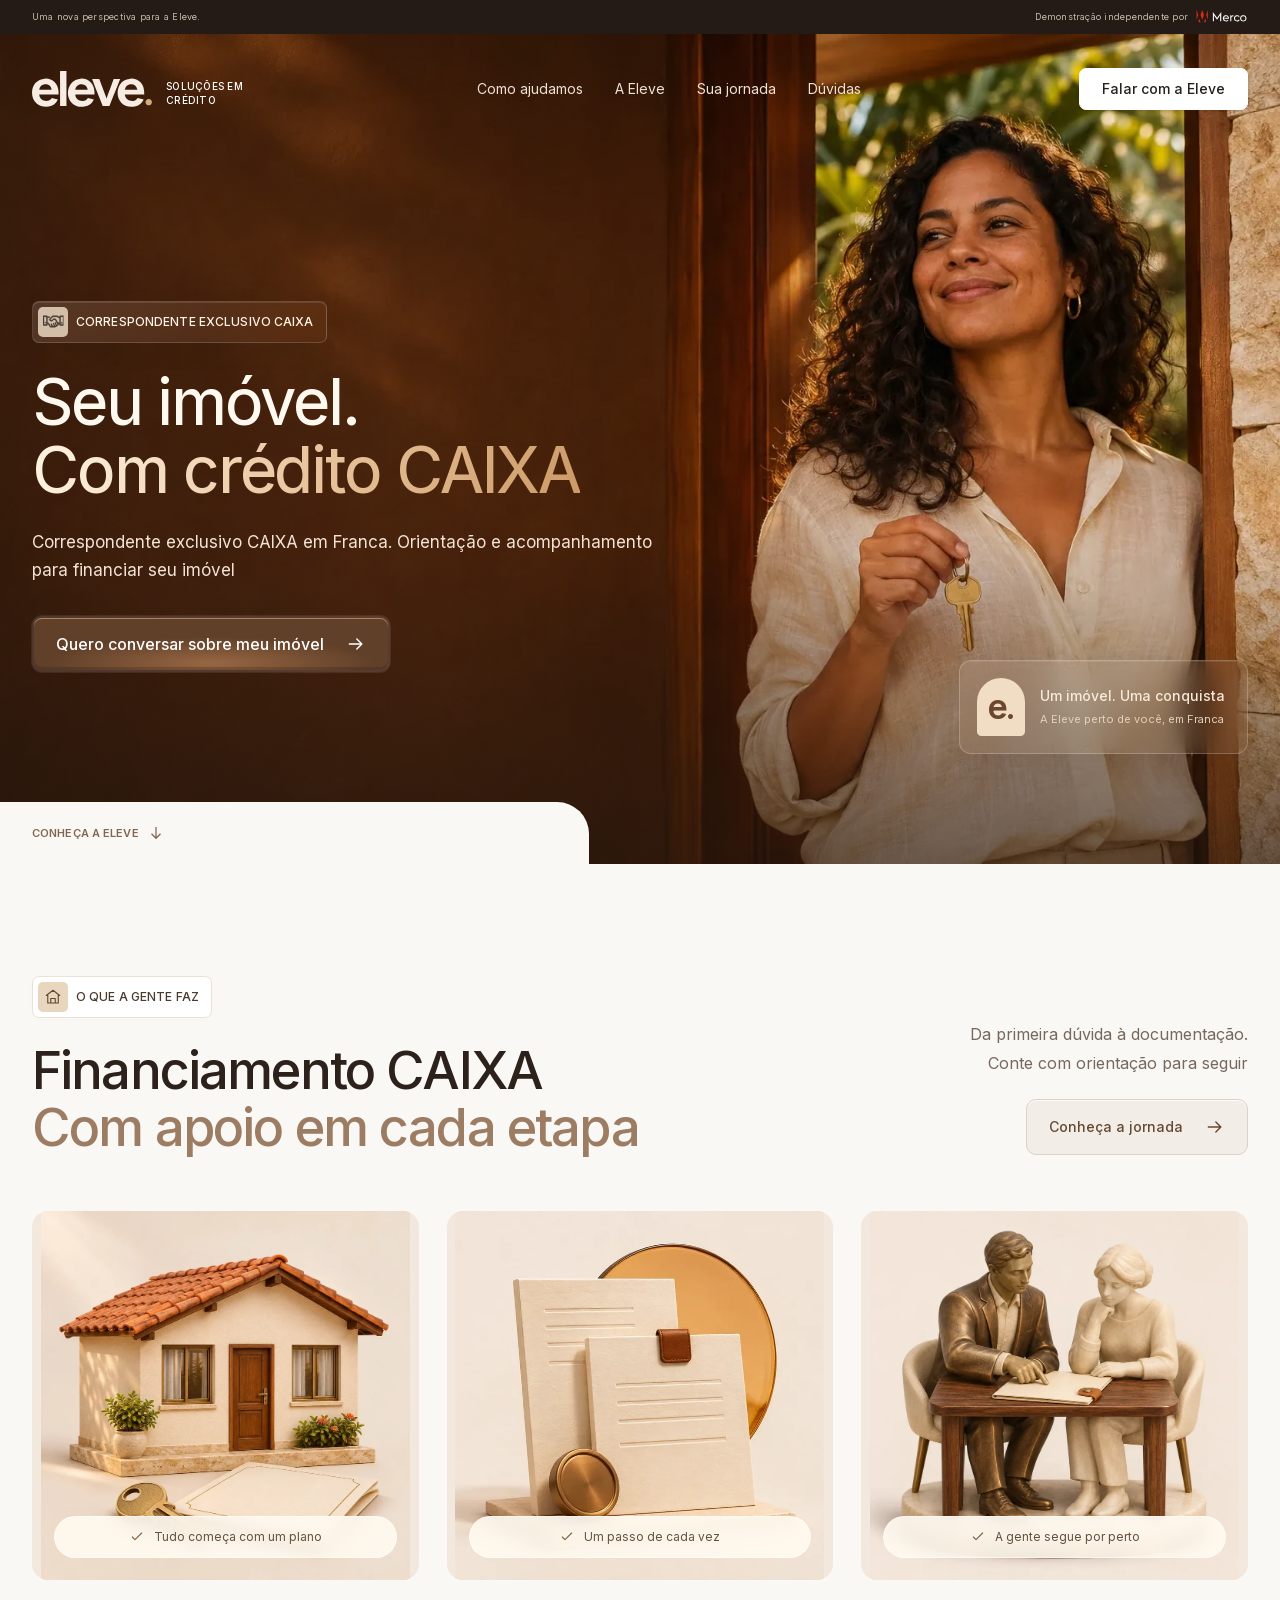
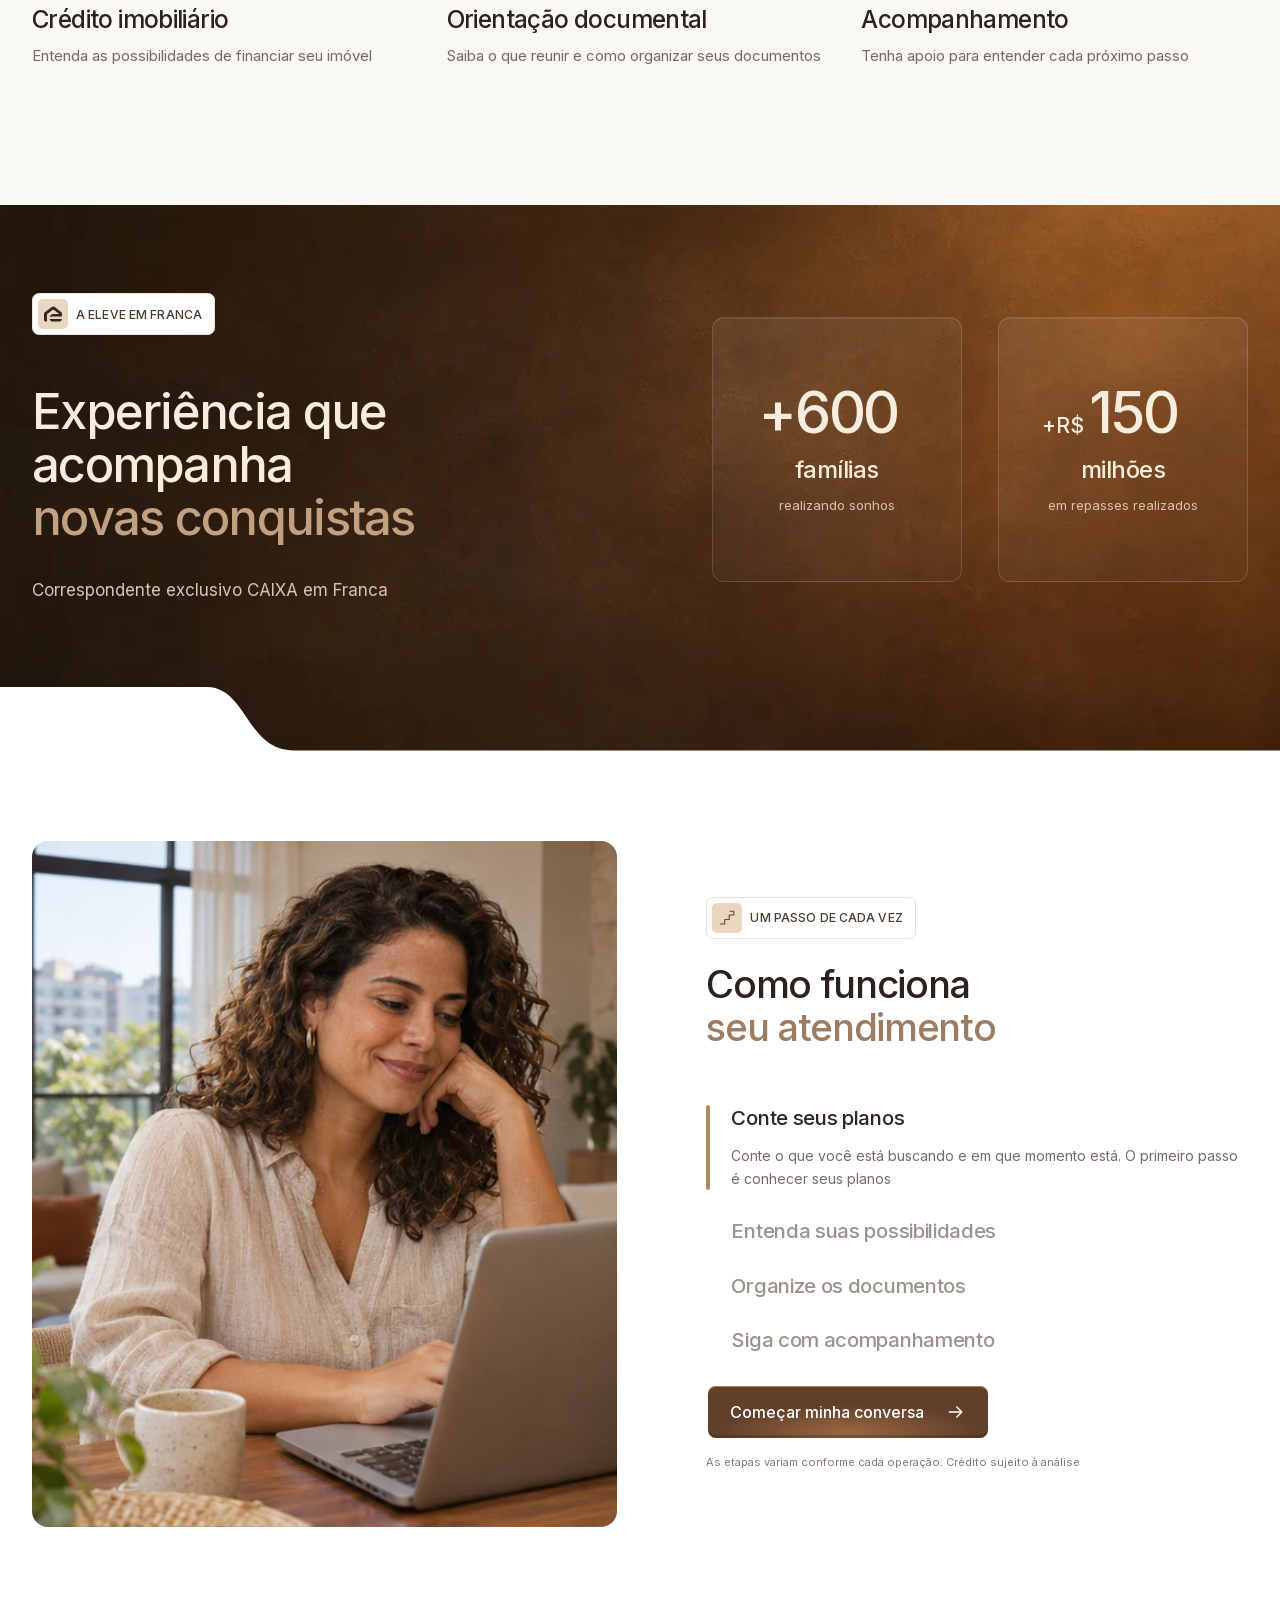
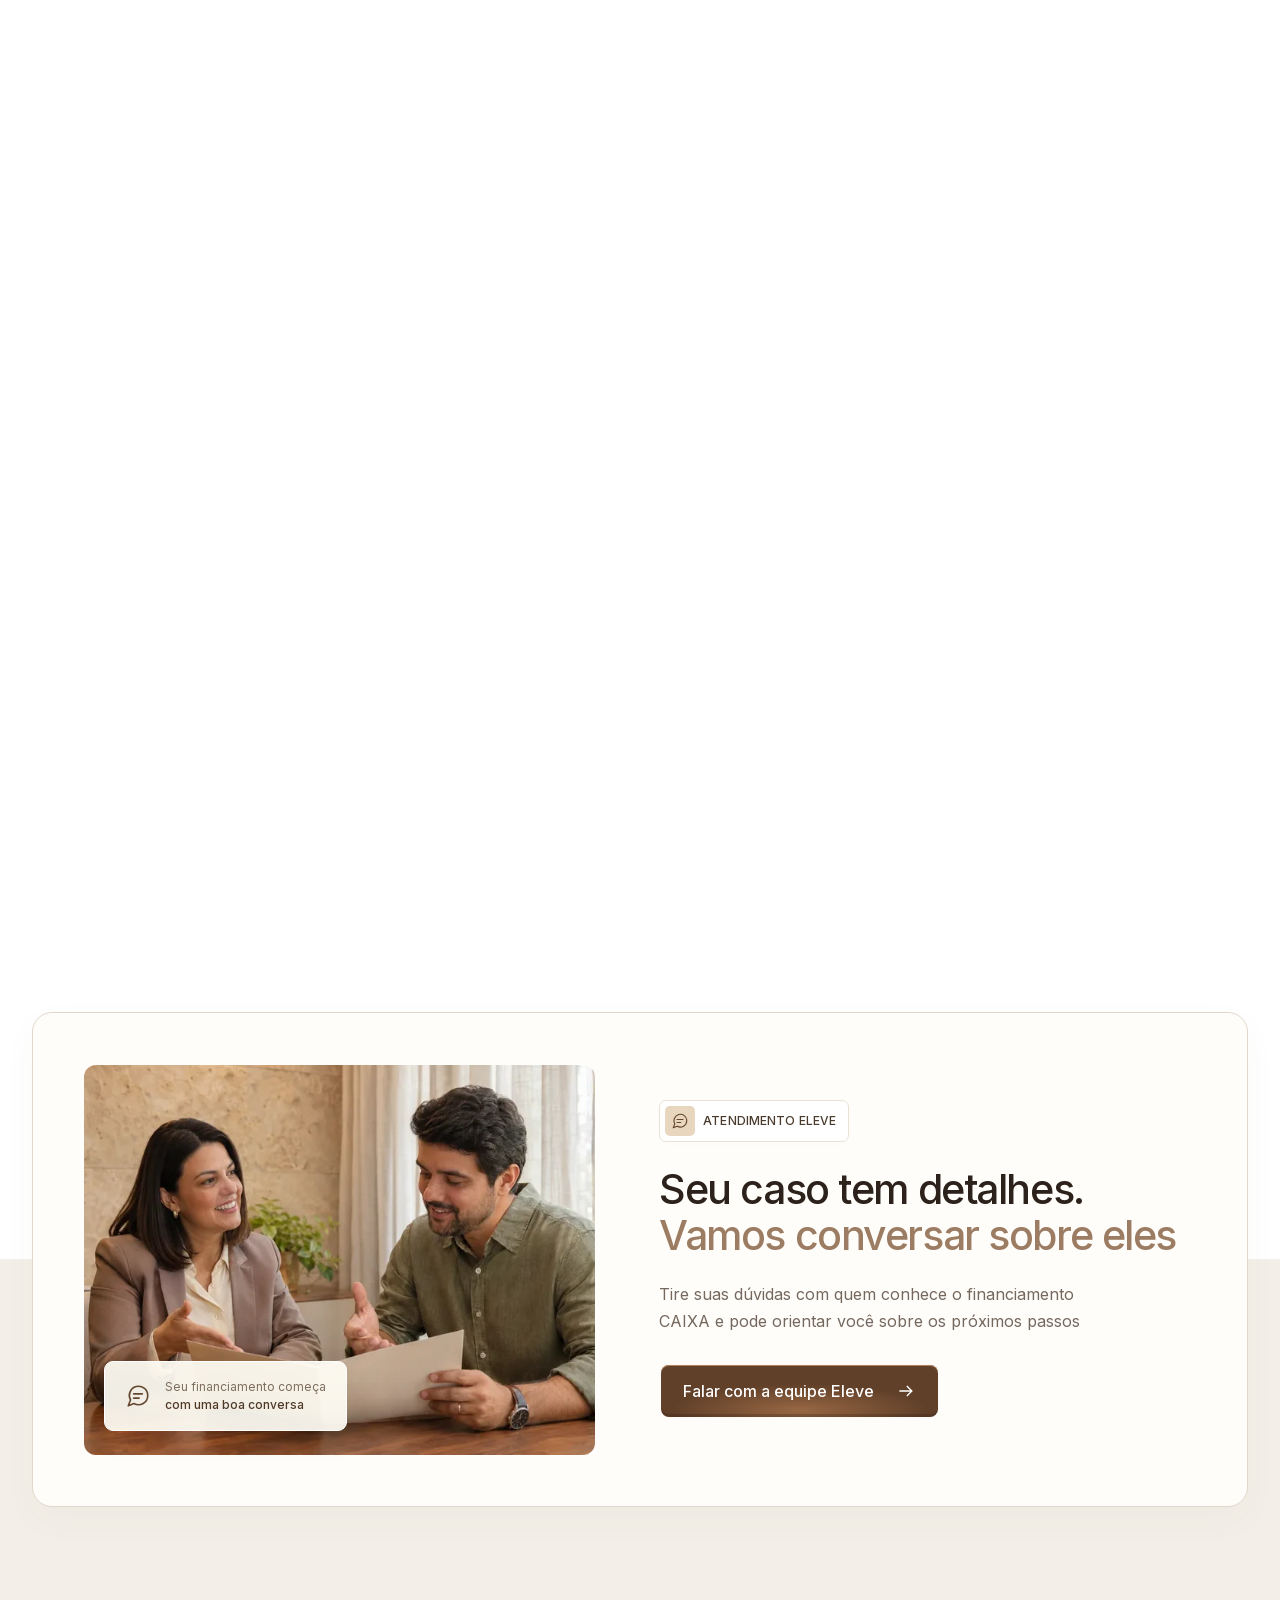
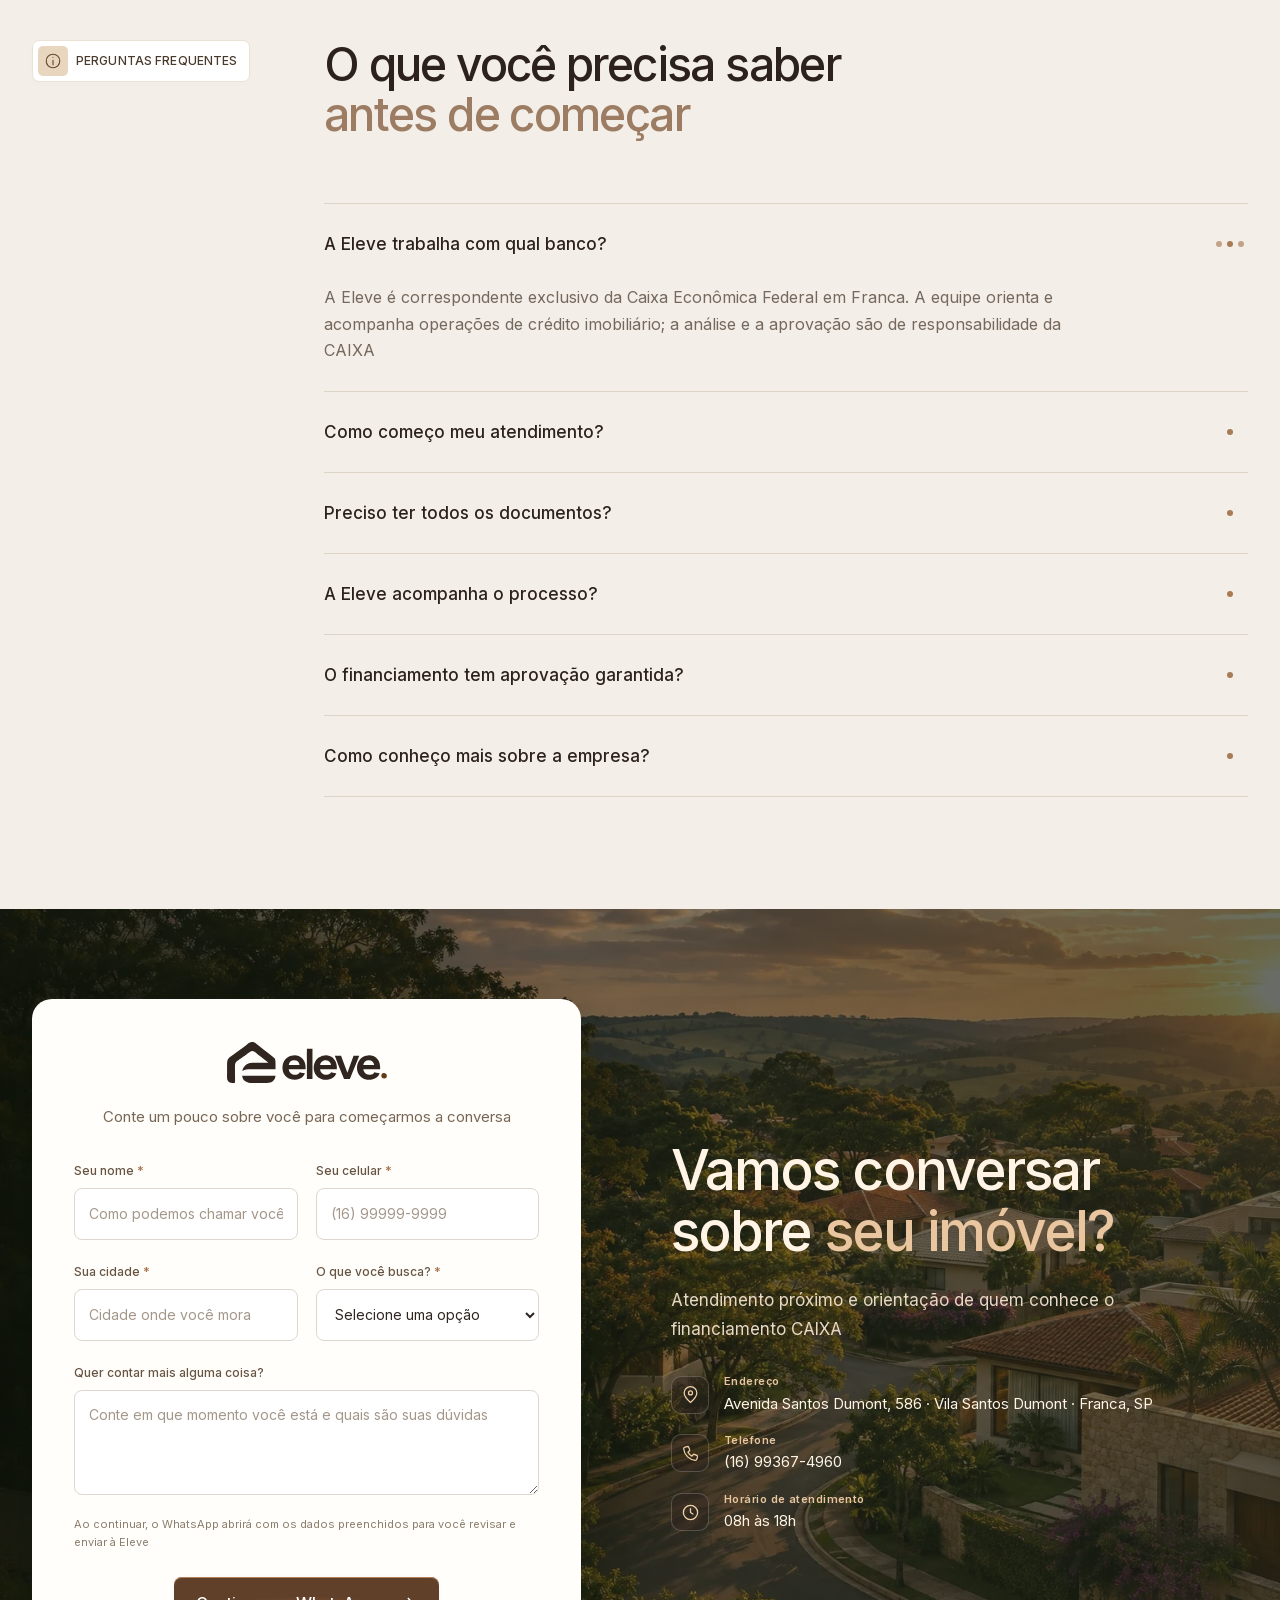
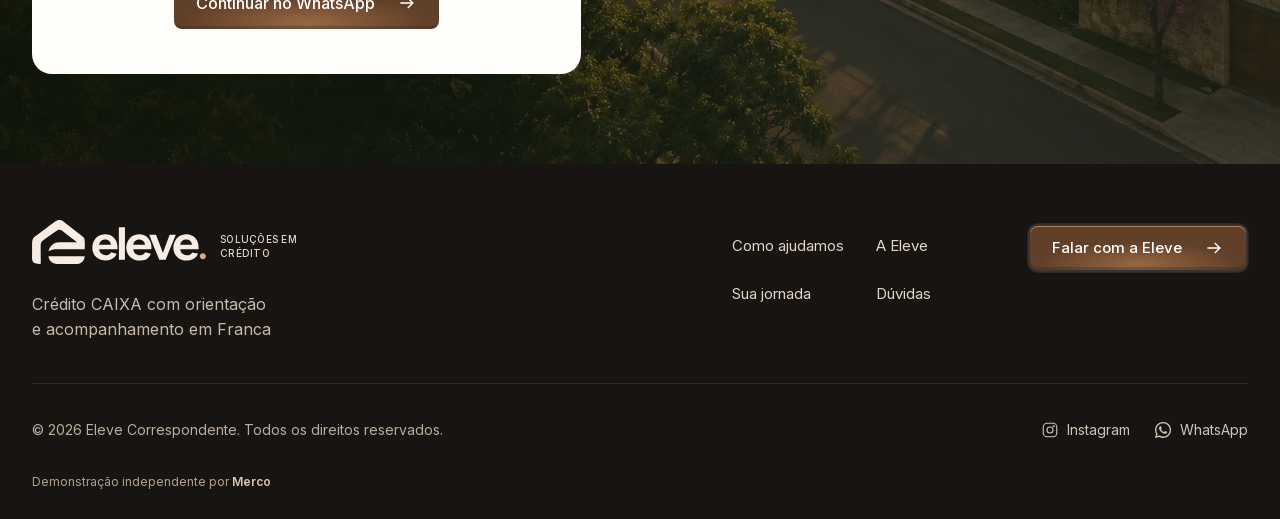
<file: index.html>
<!DOCTYPE html>

<html lang="pt-BR">
<head>
<meta charset="utf-8"/>
<meta content="width=device-width, initial-scale=1" name="viewport"/>
<meta content="#30251f" name="theme-color"/>
<meta content="Financiamento imobiliário CAIXA em Franca, SP. A Eleve orienta você sobre crédito, documentos e acompanha cada etapa da conquista do seu imóvel." name="description"/>
<title>Correspondente CAIXA em Franca | Eleve Soluções em Crédito</title>
<link rel="canonical" href="https://elevecorrespondente.vercel.app/"/>
<meta property="og:locale" content="pt_BR"/>
<meta property="og:type" content="website"/>
<meta property="og:site_name" content="Eleve Soluções em Crédito"/>
<meta property="og:title" content="Correspondente CAIXA em Franca | Eleve Soluções em Crédito"/>
<meta property="og:description" content="Orientação e acompanhamento para financiar seu imóvel com crédito CAIXA em Franca, SP."/>
<meta property="og:url" content="https://elevecorrespondente.vercel.app/"/>
<meta property="og:image" content="https://elevecorrespondente.vercel.app/images/eleve-hero-editorial.webp"/>
<meta property="og:image:width" content="1536"/>
<meta property="og:image:height" content="1024"/>
<meta property="og:image:alt" content="Cena ilustrativa de conquista de um novo lar"/>
<meta name="twitter:card" content="summary_large_image"/>
<meta name="twitter:title" content="Correspondente CAIXA em Franca | Eleve Soluções em Crédito"/>
<meta name="twitter:description" content="Orientação e acompanhamento para financiar seu imóvel com crédito CAIXA em Franca, SP."/>
<meta name="twitter:image" content="https://elevecorrespondente.vercel.app/images/eleve-hero-editorial.webp"/>
<link href="images/eleve-favicon.svg" rel="icon" type="image/svg+xml"/>
<link as="font" crossorigin="" href="fonts/inter-latin.woff2" rel="preload" type="font/woff2"/>
<link as="image" fetchpriority="high" href="images/eleve-hero-editorial.webp" imagesrcset="images/eleve-hero-editorial-768.webp 768w, images/eleve-hero-editorial-1024.webp 1024w, images/eleve-hero-editorial.webp 1536w" imagesizes="100vw" rel="preload"/>
<link href="css/site-eleve.css" rel="stylesheet"/>
<script type="application/ld+json">
{
  "@context": "https://schema.org",
  "@graph": [
    {
      "@type": "WebSite",
      "@id": "https://elevecorrespondente.vercel.app/#website",
      "url": "https://elevecorrespondente.vercel.app/",
      "name": "Eleve Soluções em Crédito",
      "alternateName": "Eleve",
      "inLanguage": "pt-BR"
    },
    {
      "@type": "FinancialService",
      "@id": "https://elevecorrespondente.vercel.app/#empresa",
      "name": "Eleve Soluções em Crédito",
      "url": "https://elevecorrespondente.vercel.app/",
      "description": "Correspondente exclusivo CAIXA em Franca, com orientação e acompanhamento em crédito imobiliário.",
      "telephone": "+55-16-99367-4960",
      "address": {
        "@type": "PostalAddress",
        "streetAddress": "Avenida Santos Dumont, 586, Vila Santos Dumont",
        "addressLocality": "Franca",
        "addressRegion": "SP",
        "addressCountry": "BR"
      },
      "areaServed": {
        "@type": "City",
        "name": "Franca"
      },
      "sameAs": ["https://www.instagram.com/elevecorrespondente/"],
      "mainEntityOfPage": "https://elevecorrespondente.vercel.app/"
    }
  ]
}
</script>
<script defer="" src="js/site-eleve.js"></script>
<noscript><style>.journey-choice-description[hidden]{display:block}.journey-choices button{cursor:default}</style></noscript><noscript><style>.contact-form-card form[hidden]{display:none}</style></noscript><script defer="" src="js/section-reveals.js"></script></head>
<body>
<a class="skip-link" href="#principal">Pular para o conteúdo</a>
<div class="study-banner"><span>Uma nova perspectiva para a Eleve.</span><span class="study-credit"><span>Demonstração independente por</span><img alt="Merco Estúdio" class="study-credit-logo" height="13" src="images/merco-logo-claro.svg" width="52"/></span></div>
<header class="site-header">
<div class="wrapper header-inner">
<a aria-label="Eleve Soluções em Crédito, início" class="wordmark" data-hero-reveal="brand" href="#inicio"><img alt="" class="brand-logo brand-logo-text" height="210" src="images/logotexto.svg" width="706"/><small>SOLUÇÕES EM CRÉDITO</small></a>
<nav aria-label="Navegação principal" class="desktop-nav"><a href="#solucoes">Como ajudamos</a><a href="#sobre">A Eleve</a><a href="#jornada">Sua jornada</a><a href="#duvidas">Dúvidas</a></nav>
<a class="button button-header" href="https://wa.me/message/H4JIUP5UPEE7K1" rel="noopener noreferrer" target="_blank">Falar com a Eleve <span class="sr-only">pelo WhatsApp</span></a>
</div>
</header>
<main id="principal">
<section aria-labelledby="hero-title" class="hero" id="inicio">
<img alt="Mulher com a chave de uma casa, em uma cena ilustrativa de conquista de um novo lar" class="hero-photo" fetchpriority="high" height="1024" src="images/eleve-hero-editorial.webp" srcset="images/eleve-hero-editorial-768.webp 768w, images/eleve-hero-editorial-1024.webp 1024w, images/eleve-hero-editorial.webp 1536w" sizes="100vw" width="1536"/>
<div class="hero-shade"></div>
<div class="wrapper hero-inner">
<div class="hero-copy">
<p class="eyebrow section-badge" data-hero-reveal="badge"><img alt="" height="30" src="images/icon%20hero.svg" width="30"/><span>CORRESPONDENTE EXCLUSIVO CAIXA</span></p>
<div class="hero-message" data-hero-reveal="message"><h1 id="hero-title">Seu imóvel.<br/><span>Com crédito CAIXA</span></h1><p class="hero-lead">Correspondente exclusivo CAIXA em Franca. Orientação e acompanhamento para financiar seu imóvel</p></div>
<a class="button button-dark" data-hero-reveal="action" href="https://wa.me/message/H4JIUP5UPEE7K1" rel="noopener noreferrer" target="_blank">Quero conversar sobre meu imóvel <span aria-hidden="true"><svg aria-hidden="true" class="direction-icon" fill="none" height="20" stroke="currentColor" stroke-linecap="round" stroke-linejoin="round" stroke-width="1.65" viewBox="0 0 24 24" width="20" xmlns="http://www.w3.org/2000/svg"><path d="M4 12h15M13 6l6 6-6 6"></path></svg></span></a>
</div>
<div class="hero-signature" data-hero-reveal="signature"><span aria-hidden="true" class="signature-mark">e.</span><div><strong>Um imóvel. Uma conquista</strong><span>A Eleve perto de você, em Franca</span></div></div>
</div>
<div class="hero-bottom"><a href="#solucoes">CONHEÇA A ELEVE <svg aria-hidden="true" class="direction-icon" fill="none" stroke="currentColor" stroke-width="1.65" viewBox="0 0 24 24"><path d="M4 12h15M13 6l6 6-6 6"></path></svg></a></div>
</section>
<section aria-labelledby="solutions-title" class="solutions section-pad" id="solucoes">
<div class="wrapper">
<div class="section-heading" data-reveal="rise">
<div><p class="eyebrow section-badge"><img alt="" height="30" src="images/eleve-home.svg" width="30"/><span>O QUE A GENTE FAZ</span></p><h2 id="solutions-title">Financiamento CAIXA<br/><span>Com apoio em cada etapa</span></h2></div>
<div class="heading-aside"><p>Da primeira dúvida à documentação.<br/>Conte com orientação para seguir</p><a class="button button-secondary" href="#jornada">Conheça a jornada <span aria-hidden="true"><svg aria-hidden="true" class="direction-icon" fill="none" height="20" stroke="currentColor" stroke-linecap="round" stroke-linejoin="round" stroke-width="1.65" viewBox="0 0 24 24" width="20" xmlns="http://www.w3.org/2000/svg"><path d="M4 12h15M13 6l6 6-6 6"></path></svg></span></a></div>
</div>
<div class="benefit-grid">
<article class="benefit" data-reveal="rise" data-reveal-delay="0">
<div class="benefit-art art-house"><div aria-label="Maquete de uma casa brasileira com chave e documento de financiamento" class="object object-credit" role="img"></div><span class="art-pill"><img alt="" height="16" src="images/eleve-check.svg" width="16"/><span>Tudo começa com um plano</span></span></div>
<h3>Crédito imobiliário</h3><p>Entenda as possibilidades de financiar seu imóvel</p>
</article>
<article class="benefit" data-reveal="rise" data-reveal-delay="90">
<div class="benefit-art art-docs"><div aria-label="Escultura de documentos em papel e bronze" class="object object-docs" role="img"></div><span class="art-pill"><img alt="" height="16" src="images/eleve-check.svg" width="16"/><span>Um passo de cada vez</span></span></div>
<h3>Orientação documental</h3><p>Saiba o que reunir e como organizar seus documentos</p>
</article>
<article class="benefit" data-reveal="rise" data-reveal-delay="160">
<div class="benefit-art art-path"><div aria-label="Escultura de duas pessoas analisando documentos juntas" class="object object-guidance" role="img"></div><span class="art-pill"><img alt="" height="16" src="images/eleve-check.svg" width="16"/><span>A gente segue por perto</span></span></div>
<h3>Acompanhamento</h3><p>Tenha apoio para entender cada próximo passo</p>
</article>
</div>
</div>
</section>
<section aria-labelledby="about-title" class="manifesto" id="sobre">
<div class="wrapper manifesto-inner">
<div class="manifesto-copy" data-reveal="rise"><p class="eyebrow section-badge"><img alt="" height="30" src="images/logoicon%20escura.svg" width="30"/><span>A ELEVE EM FRANCA</span></p><h2 id="about-title">Experiência que acompanha<br/><span>novas conquistas</span></h2><p>Correspondente exclusivo CAIXA em Franca</p></div>
<div aria-label="Indicadores divulgados pela Eleve em 22 de outubro de 2026: mais de 600 famílias realizando sonhos e mais de R$ 150 milhões em repasses realizados." class="proof-editorial" data-reveal="soft">
<article class="proof-stat proof-card"><strong class="proof-value"><span class="proof-number proof-number-optical">+600</span><span class="proof-unit">famílias</span></strong><p>realizando sonhos</p></article>
<article class="proof-stat proof-card"><strong class="proof-value"><span class="proof-number proof-number-optical"><small>+R$</small><span>150</span></span><span class="proof-unit">milhões</span></strong><p>em repasses realizados</p></article>
</div>
</div>
<svg aria-hidden="true" class="section-divider" preserveaspectratio="none" viewBox="0 0 1920 80"><path d="M0 0H310C370 0 370 78 440 78H1920V80H0Z" fill="#fff"></path></svg></section>
<section aria-labelledby="journey-title" class="journey section-pad" id="jornada">
<div class="wrapper"><div class="journey-scroll-scene"><div class="journey-layout" data-reveal="rise" data-reveal-scope="desktop"><div class="journey-mobile-intro" data-reveal="rise"><p class="eyebrow section-badge"><img alt="" height="30" src="images/eleve-steps.svg" width="30"/><span>UM PASSO DE CADA VEZ</span></p><h2 id="journey-mobile-title">Como funciona<br/><span>seu atendimento</span></h2></div><div class="journey-media"><div aria-labelledby="journey-tab-0" class="journey-media-panel" id="journey-panel-0" role="tabpanel"><img alt="Mulher conversando sobre seus planos em um ambiente acolhedor" data-reveal="soft" data-reveal-scope="mobile" decoding="async" height="627" loading="lazy" src="images/eleve-journey-1.webp" width="627"/><div class="journey-mobile-copy" data-reveal="rise" data-reveal-scope="mobile"><h3>Conte seus planos</h3><p>Conte o que você está buscando e em que momento está. O primeiro passo é conhecer seus planos</p></div></div><div aria-labelledby="journey-tab-1" class="journey-media-panel" hidden="" id="journey-panel-1" role="tabpanel"><img alt="Atendimento e orientação sobre financiamento imobiliário" data-reveal="soft" data-reveal-scope="mobile" decoding="async" height="627" loading="lazy" src="images/eleve-journey-2.webp" width="627"/><div class="journey-mobile-copy" data-reveal="rise" data-reveal-scope="mobile"><h3>Entenda suas possibilidades</h3><p>Converse sobre financiamento imobiliário e esclareça suas dúvidas antes de seguir</p></div></div><div aria-labelledby="journey-tab-2" class="journey-media-panel" hidden="" id="journey-panel-2" role="tabpanel"><img alt="Organização dos documentos de uma operação imobiliária" data-reveal="soft" data-reveal-scope="mobile" decoding="async" height="627" loading="lazy" src="images/eleve-journey-3.webp" width="627"/><div class="journey-mobile-copy" data-reveal="rise" data-reveal-scope="mobile"><h3>Organize os documentos</h3><p>Receba orientação sobre a documentação solicitada conforme a sua operação</p></div></div><div aria-labelledby="journey-tab-3" class="journey-media-panel" hidden="" id="journey-panel-3" role="tabpanel"><img alt="Casal em uma cena ilustrativa de conquista de um novo imóvel" data-reveal="soft" data-reveal-scope="mobile" decoding="async" height="627" loading="lazy" src="images/eleve-journey-4.webp" width="627"/><div class="journey-mobile-copy" data-reveal="rise" data-reveal-scope="mobile"><h3>Siga com acompanhamento</h3><p>Conte com acompanhamento e orientação para entender os próximos passos do processo</p></div></div></div><div class="journey-content"><p class="eyebrow section-badge"><img alt="" height="30" src="images/eleve-steps.svg" width="30"/><span>UM PASSO DE CADA VEZ</span></p><h2 id="journey-title">Como funciona<br/><span>seu atendimento</span></h2><div aria-label="Etapas do atendimento" aria-orientation="vertical" class="journey-choices" role="tablist"><button aria-controls="journey-panel-0" aria-selected="true" id="journey-tab-0" role="tab" tabindex="0" type="button"><span class="journey-choice-title">Conte seus planos</span><span class="journey-choice-description">Conte o que você está buscando e em que momento está. O primeiro passo é conhecer seus planos</span></button><button aria-controls="journey-panel-1" aria-selected="false" id="journey-tab-1" role="tab" tabindex="-1" type="button"><span class="journey-choice-title">Entenda suas possibilidades</span><span class="journey-choice-description" hidden="">Converse sobre financiamento imobiliário e esclareça suas dúvidas antes de seguir</span></button><button aria-controls="journey-panel-2" aria-selected="false" id="journey-tab-2" role="tab" tabindex="-1" type="button"><span class="journey-choice-title">Organize os documentos</span><span class="journey-choice-description" hidden="">Receba orientação sobre a documentação solicitada conforme a sua operação</span></button><button aria-controls="journey-panel-3" aria-selected="false" id="journey-tab-3" role="tab" tabindex="-1" type="button"><span class="journey-choice-title">Siga com acompanhamento</span><span class="journey-choice-description" hidden="">Conte com acompanhamento e orientação para entender os próximos passos do processo</span></button></div><a class="button button-dark" href="https://wa.me/message/H4JIUP5UPEE7K1" rel="noopener noreferrer" target="_blank"><span>Começar minha conversa</span><span aria-hidden="true"><svg aria-hidden="true" class="direction-icon" fill="none" height="20" stroke="currentColor" stroke-linecap="round" stroke-linejoin="round" stroke-width="1.65" viewBox="0 0 24 24" width="20" xmlns="http://www.w3.org/2000/svg"><path d="M4 12h15M13 6l6 6-6 6"></path></svg></span></a><p class="journey-disclaimer">As etapas variam conforme cada operação. Crédito sujeito à análise</p></div></div></div></div>
</section>
<section aria-labelledby="conversation-title" class="conversation">
<div class="wrapper conversation-inner"><div class="support-card" data-reveal="rise" data-reveal-scope="desktop"><div class="support-photo" data-reveal="soft" data-reveal-scope="mobile"><img alt="Cena ilustrativa de uma assessora e um cliente conversando sobre documentação" decoding="async" height="1024" loading="lazy" src="images/eleve-support-distinct.webp" srcset="images/eleve-support-distinct-768.webp 768w, images/eleve-support-distinct-1024.webp 1024w, images/eleve-support-distinct.webp 1200w" sizes="(max-width: 760px) calc(100vw - 92px), 44vw" width="1536"/><div class="support-message"><img alt="" height="24" src="images/eleve-chat.svg" width="24"/><span>Seu financiamento começa<br/><strong>com uma boa conversa</strong></span></div></div><div class="support-copy" data-reveal="rise" data-reveal-scope="mobile"><p class="eyebrow section-badge"><img alt="" height="30" src="images/eleve-chat.svg" width="30"/><span>ATENDIMENTO ELEVE</span></p><h2 id="conversation-title">Seu caso tem detalhes.<br/><span>Vamos conversar sobre eles</span></h2><p>Tire suas dúvidas com quem conhece o financiamento CAIXA e pode orientar você sobre os próximos passos</p><a class="button button-dark" href="https://wa.me/message/H4JIUP5UPEE7K1" rel="noopener noreferrer" target="_blank"><span>Falar com a equipe Eleve</span><svg aria-hidden="true" class="direction-icon" fill="none" stroke="currentColor" stroke-width="1.65" viewBox="0 0 24 24"><path d="M4 12h15M13 6l6 6-6 6"></path></svg></a></div></div></div>
</section>
<section aria-labelledby="faq-title" class="faq section-pad" id="duvidas"><div class="wrapper faq-layout" data-reveal="soft"><div class="faq-intro"><p class="eyebrow section-badge"><img alt="" height="30" src="images/eleve-info.svg" width="30"/><span>PERGUNTAS FREQUENTES</span></p><h2 id="faq-title">O que você precisa saber<br/><span>antes de começar</span></h2></div><div class="faq-list"><details name="eleve-faq" open=""><summary>A Eleve trabalha com qual banco?<i aria-hidden="true"></i></summary><p>A Eleve é correspondente exclusivo da Caixa Econômica Federal em Franca. A equipe orienta e acompanha operações de crédito imobiliário; a análise e a aprovação são de responsabilidade da CAIXA</p></details>
<details name="eleve-faq"><summary>Como começo meu atendimento?<i aria-hidden="true"></i></summary><p>Inicie uma conversa pelo WhatsApp da Eleve e conte o que você está buscando. A equipe pode orientar sobre os próximos passos conforme o seu momento</p></details>
<details name="eleve-faq"><summary>Preciso ter todos os documentos?<i aria-hidden="true"></i></summary><p>Você pode começar a conversa contando seus planos e suas dúvidas. A relação de documentos necessários depende das particularidades de cada operação</p></details>
<details name="eleve-faq"><summary>A Eleve acompanha o processo?<i aria-hidden="true"></i></summary><p>A Eleve informa que oferece orientação documental e acompanhamento de processos de crédito imobiliário. Converse com a equipe sobre o apoio aplicável ao seu atendimento</p></details>
<details name="eleve-faq"><summary>O financiamento tem aprovação garantida?<i aria-hidden="true"></i></summary><p>Não. A aprovação, as condições e os prazos dependem da análise e dos critérios da instituição financeira responsável</p></details>
<details name="eleve-faq"><summary>Como conheço mais sobre a empresa?<i aria-hidden="true"></i></summary><p>O perfil oficial <a href="https://www.instagram.com/elevecorrespondente/" rel="noopener noreferrer" target="_blank">@elevecorrespondente no Instagram</a> reúne publicações, orientações e histórias compartilhadas pela Eleve</p></details>
</div></div></section>
<section aria-labelledby="closing-title" class="closing" id="contato"><div class="wrapper closing-inner"><div class="contact-form-card" data-reveal="soft"><a aria-label="Eleve, início" class="contact-form-brand" href="#inicio"><img alt="" class="brand-logo" height="276" src="images/logo%20escura.svg" width="1081"/></a><p class="contact-form-intro">Conte um pouco sobre você para começarmos a conversa</p><form action="https://wa.me/5516993674960" aria-describedby="contact-note" hidden="" id="contact-form" method="get" target="_blank"><div class="contact-fields"><label>Seu nome <span aria-hidden="true">*</span><input autocomplete="name" maxlength="100" name="name" placeholder="Como podemos chamar você?" required=""/></label><label>Seu celular <span aria-hidden="true">*</span><input autocomplete="tel" inputmode="tel" maxlength="22" name="phone" pattern="[+0-9() .-]{10,22}" placeholder="(16) 99999-9999" required="" type="tel"/></label><label>Sua cidade <span aria-hidden="true">*</span><input autocomplete="address-level2" maxlength="100" name="city" placeholder="Cidade onde você mora" required=""/></label><label>O que você busca? <span aria-hidden="true">*</span><select name="interest" required=""><option value="">Selecione uma opção</option><option>Entender o financiamento CAIXA</option><option>Orientação sobre documentos</option><option>Conversar sobre meu imóvel</option><option>Outra dúvida</option></select></label><label class="contact-message">Quer contar mais alguma coisa?<textarea maxlength="1200" name="message" placeholder="Conte em que momento você está e quais são suas dúvidas" rows="3"></textarea></label></div><p class="contact-form-note" id="contact-note">Ao continuar, o WhatsApp abrirá com os dados preenchidos para você revisar e enviar à Eleve</p><button class="button button-dark" type="submit"><span>Continuar no WhatsApp</span><svg aria-hidden="true" class="direction-icon" fill="none" stroke="currentColor" stroke-width="1.65" viewBox="0 0 24 24"><path d="M4 12h15M13 6l6 6-6 6"></path></svg></button><p aria-live="polite" class="contact-status sr-only" role="status"></p></form><noscript><p><a class="button button-dark" href="https://wa.me/message/H4JIUP5UPEE7K1" rel="noopener noreferrer" target="_blank">Conversar pelo WhatsApp</a></p></noscript></div><div class="contact-copy"><div class="contact-copy-intro" data-reveal="rise"><h2 id="closing-title">Vamos conversar<br/>sobre <span>seu imóvel?</span></h2><p>Atendimento próximo e orientação de quem conhece o financiamento CAIXA</p></div>
<dl aria-label="Informações para contato" class="closing-contact-details" data-reveal="rise">
<div class="contact-detail"><span aria-hidden="true" class="contact-detail-icon"><svg fill="none" stroke="currentColor" stroke-linecap="round" stroke-linejoin="round" stroke-width="1.6" viewBox="0 0 24 24"><path d="M20 10c0 5-8 12-8 12S4 15 4 10a8 8 0 1 1 16 0Z"/><circle cx="12" cy="10" r="2.5"/></svg></span><div><dt>Endereço</dt><dd><address>Avenida Santos Dumont, 586 · Vila Santos Dumont · Franca, SP</address></dd></div></div>
<div class="contact-detail"><span aria-hidden="true" class="contact-detail-icon"><svg fill="none" stroke="currentColor" stroke-linecap="round" stroke-linejoin="round" stroke-width="1.6" viewBox="0 0 24 24"><path d="m5 4 3-.8a1.5 1.5 0 0 1 1.7.9l1.2 2.8a1.5 1.5 0 0 1-.3 1.7L8.8 10.4a14 14 0 0 0 4.8 4.8l1.8-1.8a1.5 1.5 0 0 1 1.7-.3l2.8 1.2a1.5 1.5 0 0 1 .9 1.7L20 19a2 2 0 0 1-2 1.6A16 16 0 0 1 3.4 6a2 2 0 0 1 1.6-2Z"/></svg></span><div><dt>Telefone</dt><dd><a href="tel:+5516993674960">(16) 99367-4960</a></dd></div></div>
<div class="contact-detail"><span aria-hidden="true" class="contact-detail-icon"><svg fill="none" stroke="currentColor" stroke-linecap="round" stroke-linejoin="round" stroke-width="1.6" viewBox="0 0 24 24"><circle cx="12" cy="12" r="9"/><path d="M12 7v5l3 2"/></svg></span><div><dt>Horário de atendimento</dt><dd>08h às 18h</dd></div></div>
</dl></div></div></section>
</main>
<footer class="footer"><div class="wrapper"><div class="footer-main" data-reveal="rise" data-reveal-scope="desktop"><div class="footer-brand-block" data-reveal="rise" data-reveal-scope="mobile"><a aria-label="Eleve, início" class="wordmark" href="#inicio"><img alt="" class="brand-logo" height="276" src="images/logo%20criada.svg" width="1081"/><small>SOLUÇÕES EM CRÉDITO</small></a><p>Crédito CAIXA com orientação<br/>e acompanhamento em Franca</p></div><nav aria-label="Navegação do rodapé" class="footer-nav" data-reveal="rise" data-reveal-scope="mobile"><a href="#solucoes">Como ajudamos</a><a href="#sobre">A Eleve</a><a href="#jornada">Sua jornada</a><a href="#duvidas">Dúvidas</a></nav><a class="button button-dark" data-reveal="rise" data-reveal-scope="mobile" href="#contato">Falar com a Eleve <svg aria-hidden="true" class="direction-icon" fill="none" stroke="currentColor" stroke-width="1.65" viewBox="0 0 24 24"><path d="M4 12h15M13 6l6 6-6 6"></path></svg></a></div><div class="footer-base" data-reveal="soft"><p class="footer-copyright">© 2026 Eleve Correspondente. Todos os direitos reservados.</p><div class="footer-socials"><a href="https://www.instagram.com/elevecorrespondente/" rel="noopener noreferrer" target="_blank"><svg aria-hidden="true" fill="none" stroke="currentColor" stroke-width="1.5" viewBox="0 0 24 24"><rect height="18" rx="5" width="18" x="3" y="3"></rect><circle cx="12" cy="12" r="4"></circle><circle cx="17" cy="7" r=".7"></circle></svg>Instagram</a><a href="https://wa.me/message/H4JIUP5UPEE7K1" rel="noopener noreferrer" target="_blank"><svg aria-hidden="true" class="social-icon" fill="none" height="18" viewBox="12 12 48 48" width="18" xmlns="http://www.w3.org/2000/svg">
<path d="M45.8404 40.2818L45.7978 40.4097C41.9211 38.4476 41.4525 38.1917 40.9413 38.9595C40.6005 39.4713 39.5781 40.6656 39.2799 41.0495C38.9817 41.3908 38.6835 41.4334 38.1296 41.1775C36.5534 40.5377 35.105 39.642 33.8696 38.4903C32.7193 37.3813 31.7395 36.1443 30.9301 34.7794C30.4189 33.8837 31.4839 33.7557 32.4637 31.879C32.5915 31.5804 32.5915 31.1965 32.4211 30.8979C32.2933 30.5993 31.2283 27.9975 30.7597 26.9311C30.3337 25.9074 29.9077 26.0354 29.5669 26.0354C28.5444 25.9501 27.8202 25.9501 27.1386 26.6752C24.2843 29.8316 24.966 33.1159 27.4368 36.6135C32.2933 43.0116 34.8068 44.1633 39.5355 45.7841C40.6005 46.0827 41.7507 46.168 42.8583 45.9974C43.8808 45.8268 46.0108 44.6751 46.4368 43.4381C46.7776 42.6277 46.9054 41.732 46.7776 40.8789C46.735 40.623 46.3516 40.495 45.8404 40.2818Z" fill="currentColor"></path>
<path d="M51.2934 20.7036C37.5333 7.48094 14.827 17.078 14.7844 35.8031C14.7844 39.5566 15.7642 43.2248 17.6387 46.4239L14.5714 57.4286L25.9033 54.4854C40.0042 62.1205 57.428 51.9689 57.428 35.8031C57.4706 30.1728 55.2127 24.7557 51.1656 20.7889L51.2934 20.7036ZM53.8921 35.7604C53.8921 49.4096 38.8966 57.8977 27.1387 50.9452L26.4997 50.5613L19.8113 52.3101L21.558 45.7841L21.132 45.1016C13.8046 33.4145 22.2822 18.1017 36.2127 18.1017C45.9683 18.0591 53.8921 25.9927 53.8921 35.7604Z" fill="currentColor"></path>
</svg>WhatsApp</a></div><span>Demonstração independente por <a href="https://mercoestudio.com.br/" rel="noopener noreferrer" target="_blank"><strong>Merco</strong></a></span></div></div></footer>
</body>
</html>
</file>
<file: css/site-eleve.css>
@font-face {
  font-family: Inter;
  src: url("../fonts/inter-latin.woff2") format("woff2");
  font-style: normal;
  font-weight: 100 900;
  font-display: swap;
}
:root {
  --paper: #faf8f5;
  --cream: #f1e9de;
  --ink: #2c211b;
  --muted: #75685e;
  --bronze: #a7764d;
  --line: #ddd3c7;
  --ease-out: cubic-bezier(.23,1,.32,1);
  --gutter: 24px;
}
*, *::before, *::after { box-sizing: border-box; }
html { scroll-behavior: smooth; scroll-padding-top: 32px; }
body { margin: 0; background: var(--paper); color: var(--ink); font: 400 16px/1.6 Inter, sans-serif; -webkit-font-smoothing: antialiased; }
button, a { font: inherit; color: inherit; -webkit-tap-highlight-color: transparent; touch-action: manipulation; }
a { text-decoration: none; }
button { cursor: pointer; }
img { display: block; max-width: 100%; }
h1, h2, h3, p, figure { margin: 0; }
h1, h2, h3 { font-weight: 500; letter-spacing: -.025em; }
h1, h2 { text-wrap: balance; }
h2 { font-size: clamp(38px,4.1vw,58px); line-height: 1.08; }
h2 span { color: #9c7c63; }
::selection { color: var(--paper); background: #91663f; }
.wrapper { width: 100%; max-width: 1648px; padding-inline: var(--gutter); margin-inline: auto; }
.section-pad { padding-block: 112px; }
a:focus-visible, summary:focus-visible { outline: 3px solid #c28e5b; outline-offset: 6px; border-radius: 3px; }
.sr-only { position: absolute; width: 1px; height: 1px; margin: -1px; overflow: hidden; clip: rect(0,0,0,0); white-space: nowrap; }
.skip-link { position: fixed; z-index: 100; top: 12px; left: 12px; padding: 12px 20px; background: white; color: var(--ink); transform: translateY(-160%); }
.skip-link:focus { transform: none; }
.study-banner { min-height: 34px; padding: 7px 32px; display: flex; justify-content: space-between; align-items: center; gap: 20px; background: #241b16; color: #cbbcae; font-size: 9px; letter-spacing: .025em; }
.study-credit { display:flex; align-items:center; gap:8px; }
.study-credit-logo { display:block; width:52px; height:auto; flex:none; }
.site-header { position: absolute; z-index: 10; top: 34px; left: 0; width: 100%; color: white; }
.header-inner { min-height: 110px; display: flex; align-items: center; justify-content: space-between; gap: 32px; border-bottom: 0; }
.wordmark { display: inline-block; font-size: 49px; font-weight: 650; letter-spacing: -.09em; line-height: .95; }
.wordmark>span { color: #d7b084; }
.wordmark small { display: block; margin-top: 11px; font: 400 7px/1 Inter, sans-serif; letter-spacing: .16em; }
.desktop-nav { display: flex; align-items: center; gap: 33px; font-size: 12px; color: #eee1d5; }
.button { display: inline-flex; min-height: 54px; align-items: center; justify-content: center; gap: 28px; padding: 15px 25px; border: 1px solid transparent; border-radius: 100px; font-size: 12px; font-weight: 500; line-height: 1.4; transition: transform 160ms var(--ease-out), background-color 180ms ease, color 180ms ease; }
.button>span[aria-hidden] { font-size: 20px; line-height: 1; }
.button-header { min-height: 44px; background: #ffffff10; border-color: #ffffff65; padding: 11px 21px; font-size: 11px; backdrop-filter: blur(8px); }
.button-light { color: var(--ink); background: #f3dfc4; }
.button-dark { color: white; background: var(--ink); }
.eyebrow { display: flex; align-items: center; gap: 10px; font: 400 9px/1.5 Inter, sans-serif; letter-spacing: .075em; color: #e4c3a3; }
.eyebrow.dark { color: #8f6547; }
.status-dot, .small-dot { width: 6px; height: 6px; display: inline-block; border-radius: 50%; background: #d8b085; flex-shrink: 0; }
.tiny-mark { display: grid; place-items: center; width: 22px; height: 22px; border: 1px solid #cdbda9; border-radius: 50%; font: 15px Inter,sans-serif; }
.hero { position: relative; isolation: isolate; overflow: hidden; color: #fff9f0; background: #50321d; min-height: 830px; }
.hero-photo, .hero-shade { position: absolute; inset: 0; width: 100%; height: 100%; z-index: -2; }
.hero-photo { object-fit: cover; object-position: center 52%; }
.hero-shade { z-index: -1; background: linear-gradient(90deg,#26160b82 0%,#24160c3d 46%,transparent 70%), linear-gradient(0deg,#24170e99,transparent 40%); }
.hero-inner { position: relative; min-height: 830px; padding-block: 205px 130px; display: flex; align-items: center; }
.hero-copy { max-width: 650px; }
h1 { margin: 24px 0; font-size: clamp(55px,5.5vw,79px); line-height: 1.025; font-weight: 450; letter-spacing: -.025em; }
h1 span { color: #e3ba8d; }
.hero-lead { max-width: 440px; color: #f2e3d5; font-size: 14px; line-height: 1.75; }
.hero-copy .button { margin-top: 32px; }
.hero-caption { display: block; margin-top: 15px; font-size: 10px; color: #e2ccb7; }
.hero-bottom { position: absolute; inset: auto 0 0; display: flex; justify-content: space-between; align-items: end; }
.hero-bottom>a { width: 54%; background: var(--paper); color: #82654f; padding: 19px max(32px,calc((100vw - 1600px)/2)); font: 8px Inter,sans-serif; letter-spacing: .08em; white-space: nowrap; border-top-right-radius: 28px; }
.hero-bottom>a>span { margin-left: 30px; font-size: 14px; }
.hero-bottom>span { padding: 20px 32px; font-size: 8px; color: #e1cbb7; }
.section-heading { display: flex; align-items: end; justify-content: space-between; gap: 64px; margin-bottom: 56px; }
.section-heading .eyebrow { margin-bottom: 24px; }
.heading-aside { max-width: 285px; color: var(--muted); font-size: 13px; line-height: 1.8; }
.heading-aside .text-link { margin-top: 22px; }
.text-link { display: inline-flex; gap: 28px; align-items: center; padding-bottom: 6px; border-bottom: 1px solid #c6ae97; color: #8c5f3e; font-size: 12px; line-height: 1.6; }
.text-link>span[aria-hidden] { font-size: 19px; }
.benefit-grid { display: grid; grid-template-columns: repeat(3,minmax(0,1fr)); gap: 28px; }
.benefit { min-width: 0; }
.benefit-art { position: relative; overflow: hidden; height: 370px; border-radius: 16px; background: #f2e8dd; isolation: isolate; }
.object { background: url("../images/eleve-objects-collection.webp") 0% center / 300% 100% no-repeat; aspect-ratio: 1; }
.object-docs { background-position-x: 50%; }
.object-path { background-position-x: 100%; }
.benefit-art>.object { position: absolute; width: 100%; top: 0; bottom: 0; margin: auto; }
.art-label { position: absolute; z-index: 2; top: 22px; left: 22px; color: #896f58; font: 8px Inter,sans-serif; letter-spacing: .06em; }
.art-pill { position: absolute; z-index: 2; left: 20px; right: 20px; bottom: 22px; display: flex; align-items: center; justify-content: center; gap: 12px; min-height: 36px; padding: 10px; background: #fffcf5c9; border: 1px solid #fff8; border-radius: 100px; color: #65513f; font-size: 9px; backdrop-filter: blur(8px); }
.art-pill .small-dot { background: #977051; }
.document-note { position: absolute; left: 24px; right: 24px; bottom: 22px; display: flex; align-items: center; gap: 12px; padding: 12px; border-radius: 9px; border: 1px solid #fff8; background: #fff9efd9; backdrop-filter: blur(8px); font-size: 10px; }
.document-note>span { display: grid; place-items: center; width: 28px; height: 28px; border-radius: 50%; background: #d6c1a8; }
.document-note small { display: block; color: var(--muted); font-size: 9px; }
.benefit h3 { margin: 23px 0 10px; font-size: 22px; letter-spacing: -.025em; }
.benefit>p { color: var(--muted); font-size: 13px; line-height: 1.85; max-width: 345px; }
.manifesto { position: relative; overflow: hidden; padding-block: 105px; background: #36271d; color: #f7ecde; }
.manifesto-inner { position: relative; display: grid; grid-template-columns: 1.1fr 1fr; gap: 120px; align-items: center; }
.manifesto h2 { margin: 27px 0 30px; font-size: clamp(38px,4.3vw,62px); }
.manifesto h2 span { color: #c3a080; }
.manifesto-copy>p:not(.eyebrow) { max-width: 395px; color: #d8c5b3; font-size: 13px; line-height: 1.9; margin-top: 17px; }
.text-link.light { margin-top: 28px; color: #ead3bb; border-color: #8d6a50; }
.milestone-stack { display: grid; gap: 20px; }
.milestone { position: relative; overflow: hidden; min-height: 230px; padding: 28px 34px; border: 1px solid #745640; border-radius: 14px; background: #5d432d; }
.milestone:nth-child(2) { background: #e1c9aa; color: #412d1d; margin-left: 42px; }
.milestone-index { display: block; font: 8px Inter,sans-serif; letter-spacing: .12em; color: #ddc3a7; }
.milestone:nth-child(2) .milestone-index { color: #856242; }
.milestone strong { display: block; font-size: 76px; font-weight: 400; line-height: 1; letter-spacing: -.025em; margin: 24px 0 8px; }
.milestone strong>span { font-size: 25px; letter-spacing: -.025em; margin-left: 10px; }
.milestone strong>small { font-size: 24px; letter-spacing: -.03em; }
.milestone strong { display: flex; flex-wrap: wrap; align-items: baseline; column-gap: 8px; row-gap: 7px; }
.milestone strong>span { margin-left: 0; }
.milestone p { font-size: 12px; opacity: .8; }
.milestone-source { font-size: 9px; color: #cdb59f; line-height: 1.8; padding-left: 42px; }
.milestone-source a { text-decoration: underline; text-underline-offset: 3px; }


.conversation { padding-block: 60px; background: #e8dccd; border-block: 1px solid #d8c7b3; }
.conversation-inner { display: grid; grid-template-columns: 145px 1fr auto; gap: 45px; align-items: center; }
.conversation-emblem { position: relative; display: flex; flex-direction: column; align-items: center; justify-content: center; width: 136px; height: 154px; background: #d5b899; border-radius: 70px 70px 10px 10px; border: 1px solid #bfa07e; box-shadow: inset 0 0 0 9px #e8dccd,inset 0 0 0 10px #bfa07e; }
.conversation-emblem>span { font-size: 74px; line-height: 1; letter-spacing: -.1em; color: #63432c; }
.conversation-emblem>i { font: 7px Inter,sans-serif; letter-spacing: .1em; margin-top: 8px; }
.conversation h2 { font-size: 35px; margin-top: 12px; }
.conversation p:not(.eyebrow) { font-size: 12px; color: var(--muted); margin-top: 16px; max-width: 430px; }
.faq-layout { display: grid; grid-template-columns: 1fr 1.25fr; gap: 100px; }
.faq-intro h2 { margin-top: 25px; }
.faq-intro>p:not(.eyebrow) { margin-top: 24px; font-size: 13px; color: var(--muted); max-width: 285px; }
.faq-intro .text-link { margin-top: 28px; }
.faq-list { padding-top: 8px; }
.faq-list details { border-bottom: 1px solid var(--line); }
.faq-list details:first-child { border-top: 1px solid var(--line); }
summary { min-height: 84px; display: grid; grid-template-columns: 22px 1fr 16px; align-items: center; gap: 20px; padding: 23px 0; font-size: 14px; cursor: pointer; list-style: none; line-height: 1.5; }
summary::-webkit-details-marker { display: none; }
summary>span { color: #ad947c; font: 9px Inter,sans-serif; }
summary i { position: relative; width: 13px; height: 13px; }
summary i:before, summary i:after { position: absolute; content: ""; width: 13px; height: 1px; background: #957252; top: 6px; left: 0; }
summary i:after { transform: rotate(90deg); }
details[open] summary i:after { transform: none; }
.faq-list details>p { padding: 0 30px 26px 42px; color: var(--muted); font-size: 12px; line-height: 1.9; }
.faq-list p a { text-decoration: underline; text-underline-offset: 3px; }
.closing { position: relative; overflow: hidden; color: #f9efe4; background: #3b291b; }
.closing-inner { position: relative; display: grid; grid-template-columns: 1.2fr 1fr; gap: 40px; min-height: 580px; align-items: center; padding-block: 80px; }
.closing h2 { font-size: clamp(45px,5vw,72px); margin: 28px 0 32px; }
.closing h2 span { color: #d6af85; }
.footer { background: #211b17; color: #e4d5c6; padding-block: 60px 26px; }
.footer-top { display: grid; grid-template-columns: 1fr 1fr 1fr; align-items: start; gap: 40px; padding-bottom: 48px; }
.footer-top .wordmark { width: max-content; font-size: 55px; }
.footer-top>p { font-size: 20px; line-height: 1.4; letter-spacing: -.025em; }
.footer-links { display: flex; flex-direction: column; align-items: end; gap: 8px; font-size: 11px; }
.footer-bottom { border-top: 1px solid #ffffff20; padding-top: 22px; display: flex; justify-content: space-between; gap: 20px; font-size: 9px; color: #b9a28e; }
.footer-disclaimer { margin-top: 16px; color: #a28e7d; font-size: 8px; line-height: 1.7; max-width: 800px; }
@media (hover:hover) and (pointer:fine) {
  .button:hover { transform: translateY(-2px); }
  .button-light:hover { background: #fff0d9; }
  .button-dark:hover { background: #67452e; }
  .button-header:hover { background: #ffffff25; }
  .desktop-nav a:hover, .footer-links a:hover { color: #e3b989; }
  .text-link:hover { color: #4c3321; }
  .text-link.light:hover { color: white; }
  
}
.button:active { transform: scale(.97); }
@media (min-width:1600px) { .hero-photo { object-position: center 44%; } }
@media (max-width:1100px) {
  .desktop-nav { gap: 22px; }
  .hero-inner, .hero { min-height: 780px; }
  .hero-inner { padding-block: 185px 130px; }
      h1 { font-size: 65px; }
  .hero-copy { max-width: 590px; }
  .benefit-grid { gap: 20px; }
  .benefit-art { height: 300px; }
  .manifesto-inner { gap: 65px; }
  .milestone { padding: 28px; }
  .milestone strong { font-size: 62px; }
  .milestone strong>span { font-size: 21px; }
  
        .conversation-inner { gap: 25px; grid-template-columns: 115px 1fr; }
  .conversation-emblem { width: 110px; height: 135px; grid-row: 1/3; }
  .conversation-inner>.button { justify-self: start; grid-column: 2; }
  .faq-layout { gap: 55px; }
}
@media (max-width:760px) {
  :root { --gutter: 24px; }
  .section-pad { padding-block: 72px; }
  .study-banner { padding-inline: 20px; min-height: 32px; }
  .study-banner>span:first-child { display: none; }
  .study-banner>span:last-child { margin: auto; font-size: 8px; }
  .site-header { top: 32px; }
  .header-inner { min-height: 94px; gap: 15px; }
  .wordmark { font-size: 41px; }
  .wordmark small { font-size: 6px; margin-top: 9px; }
  .desktop-nav { display: none; }
  .button-header { font-size: 10px; gap: 16px; padding-inline: 16px; }
  .hero { min-height: 900px; }
  .hero-inner { display: block; min-height: 900px; padding-block: 146px 245px; }
  .hero-photo { object-position: 71% center; opacity: .87; }
  .hero-shade { background: linear-gradient(90deg,#26180ee6 0%,#26180e96 65%,#26180e20),linear-gradient(0deg,#26180ee6,transparent 55%); }
  h1 { font-size: clamp(45px,8.5vw,65px); max-width: 540px; margin-block: 22px; }
  .hero-lead { font-size: 13px; max-width: 330px; }
  .hero-lead br { display: none; }
  .hero-copy .eyebrow { font-size: 8px; }
  .hero-copy .button { margin-top: 25px; font-size: 11px; padding-inline: 19px; gap: 20px; }
  .hero-caption { font-size: 9px; }
        .hero-bottom>a { width: 70%; padding: 17px 24px; font-size: 7px; }
  .hero-bottom>a>span { margin-left: 15px; }
  .hero-bottom>span { max-width: 30%; padding: 12px; font-size: 6px; }
  h2 { font-size: clamp(35px,6.7vw,48px); }
  .section-heading { display: block; margin-bottom: 35px; }
  .section-heading .eyebrow { font-size: 8px; margin-bottom: 22px; }
  .heading-aside { max-width: 430px; margin-top: 24px; font-size: 13px; }
  .heading-aside .text-link { margin-top: 15px; }
  .benefit-grid { grid-template-columns: 1fr; gap: 38px; }
  .benefit-art { height: auto; aspect-ratio: 1.1; max-height: 450px; }
  .benefit-art>.object { width: 100%; }
  .benefit h3 { margin-top: 20px; font-size: 24px; }
  .benefit>p { max-width: 100%; font-size: 13px; }
  .art-label { top: 22px; left: 22px; }
  .manifesto { padding-block: 72px; }
  .manifesto-inner { grid-template-columns: 1fr; gap: 40px; }
  .manifesto h2 { font-size: clamp(38px,7vw,52px); }
  .manifesto-copy>p:not(.eyebrow) { max-width: 100%; }
  .milestone-stack { gap: 15px; }
  .milestone { min-height: 215px; }
  .milestone:nth-child(2) { margin-left: 25px; }
  .milestone strong { font-size: 76px; }
  .milestone strong>span { font-size: 25px; }
  .milestone-source { padding-left: 25px; }
  
                    .conversation { padding-block: 48px; }
  .conversation-inner { display: block; }
  .conversation-emblem { width: 82px; height: 100px; margin-bottom: 28px; }
  .conversation-emblem>span { font-size: 48px; }
  .conversation-emblem>i { font-size: 5px; }
  .conversation h2 { font-size: 34px; }
  .conversation .button { margin-top: 24px; }
  .faq-layout { grid-template-columns: 1fr; gap: 34px; }
  .faq-intro h2 br:nth-of-type(2) { display: none; }
  .faq-intro>p:not(.eyebrow) { max-width: 420px; }
  summary { font-size: 13px; gap: 14px; }
  .faq-list details>p { padding-left: 36px; }
  .closing-inner { grid-template-columns: 1fr; gap: 45px; padding-block: 66px; }
  .closing h2 { font-size: clamp(43px,8vw,60px); }
    .closing .eyebrow { font-size: 8px; }
  .footer { padding-top: 45px; }
  .footer-top { grid-template-columns: 1fr 1fr; gap: 35px 20px; padding-bottom: 30px; }
  .footer-top>p { font-size: 17px; grid-column: 1; grid-row: 2; }
  .footer-links { grid-column: 2; grid-row: 1/3; padding-top: 8px; }
  .footer-bottom { flex-direction: column; gap: 9px; font-size: 8px; }
}
@media (max-width:380px) {
  :root { --gutter: 20px; }
  h1 { font-size: 43px; }
  .hero, .hero-inner { min-height: 920px; }
  .hero-inner { padding-top: 155px; }
  .hero-copy .eyebrow { font-size: 7px; gap: 7px; }
  .hero-copy .button { font-size: 10px; padding-inline: 15px; gap: 14px; }
  .milestone strong { font-size: 60px; }
  .milestone strong>span { font-size: 22px; }
  .milestone { padding: 25px; }
      .button-header { padding-inline: 12px; gap: 10px; }
}
@media (prefers-reduced-motion:reduce) {
  html { scroll-behavior: auto; }
  .button { transition: none; }
  .button:active { transform: none; }
}
html.keyboard-nav .button { transition: none; }
/* Refinements from Merco's 1648 / 24 grid and Sem Recaída's icon badges. */
h1,h2,h3 { letter-spacing: -.025em; }
.wordmark { display:inline-flex; align-items:center; gap:0; }
.wordmark small { margin:0 0 0 17px; max-width:100px; font:500 10px/1.5 Inter,sans-serif; letter-spacing:.025em; }
.header-inner { border:0; }
.desktop-nav { font-size:14px; gap:clamp(18px,2.5vw,42px); }
.button { position:relative; isolation:isolate; overflow:hidden; min-height:56px; padding:0 22px; justify-content:space-between; gap:28px; border:2px solid #fff3; border-radius:10px; font-size:16px; font-weight:500; line-height:1.3; box-shadow:0 0 0 1px #0000000d,inset 0 1px #fff3,inset 0 -3px #180d0926; }
.button::after { content:""; position:absolute; inset:2px; z-index:0; border-radius:inherit; pointer-events:none; background:linear-gradient(112deg,transparent 22%,#ffffff45 50%,transparent 78%); opacity:0; transform:translateX(-118%); transition:opacity 200ms ease,transform 500ms var(--ease-out); }
.button-light { background:radial-gradient(ellipse at 50% 100%,#f8e9d3,#e4c49e); color:#382719; border-color:#ffecd24d; }
.button-dark { background:radial-gradient(ellipse at 50% 100%,#795036,#4a3020); border-color:#bca38c55; }
.button-header { min-height:44px; font-size:14px; background:#fff; border:1px solid #fff; color:#25201c; border-radius:7px; backdrop-filter:none; }




.hero-signature { position:absolute; right:24px; bottom:110px; display:flex; align-items:center; gap:15px; color:#f8ead8; }
.signature-mark { width:48px; height:58px; display:grid; place-items:center; border-radius:26px 26px 5px 5px; background:#f1ddc3; color:#6a472d; font:600 34px/1 Inter,sans-serif; letter-spacing:-.08em; }
.hero-signature strong { display:block; font-size:14px; font-weight:500; }
.hero-signature div>span { display:block; margin-top:4px; font-size:11px; color:#e1cfbc; }
.hero-bottom>a { width:auto; padding:20px max(24px,calc((100vw - 1600px)/2)); background:none; color:#f2dfc8; border-radius:0; font-size:10px; }
.hero-bottom>span { padding-inline:max(24px,calc((100vw - 1600px)/2)); }
.hero-lead { font-size:16px; max-width:490px; }
.hero-caption { font-size:12px; }
.benefit-art { height:auto; aspect-ratio:1.05; }
.benefit h3 { font-size:26px; }
.benefit>p,.heading-aside { font-size:16px; }
.art-label { font-size:11px; }
.art-pill,.document-note { font-size:12px; }
.document-note small { font-size:11px; }
.manifesto { background:#30251f url("../images/eleve-material-background.webp") center/cover no-repeat; }
.manifesto-inner { grid-template-columns:1.2fr 1fr; gap:clamp(60px,9vw,155px); }
.manifesto h2 { font-size:clamp(42px,4.2vw,68px); }
.manifesto-copy>p:not(.eyebrow) { font-size:16px; max-width:520px; }
.milestone { background:#ffffff0b; border:1px solid #ffffff26; border-radius:12px; }
.milestone:nth-child(2) { background:#e7d2b7; }
.milestone-index { font-size:11px; letter-spacing:.015em; }
.milestone p { font-size:15px; }
.milestone-source { font-size:11px; }
.text-link { font-size:15px; }
/* One purposeful active indicator, with media synchronized to page scroll. */






















.faq { background:#f3eee7; }
.faq-layout { display:grid; grid-template-columns:24% minmax(0,1fr); gap:0; }
.faq-intro { display:contents; }
.faq-intro>.eyebrow { grid-column:1; grid-row:1; justify-self:start; max-width:calc(100% - 28px); font-size:10px; }
.faq-intro h2 { grid-column:2; grid-row:1; margin:0; font-size:clamp(36px,3.7vw,59px); }
.faq-intro>p:not(.eyebrow) { grid-column:2; grid-row:2; max-width:650px; margin-top:24px; font-size:16px; }
.faq-intro>.text-link { grid-column:1; grid-row:2; align-self:start; justify-self:start; font-size:13px; margin-right:28px; }
.faq-list { grid-column:2; margin-top:55px; padding:0; }
.faq-list summary { min-height:90px; grid-template-columns:30px 1fr 36px; font-size:clamp(17px,1.35vw,21px); font-weight:500; }
.faq-list summary>span { font-size:12px; }
.faq-list details>p { padding:0 70px 30px 50px; font-size:16px; max-width:900px; line-height:1.75; }
.faq-list summary>i { justify-self:center; width:6px; height:6px; border-radius:50%; background:#a87b54; }
.faq-list summary>i::before,.faq-list summary>i::after { top:0; left:0; width:6px; height:6px; border-radius:50%; background:#a87b54; opacity:0; transform:none; }
.faq-list details[open] summary>i::before { opacity:.65; transform:translateX(-11px); }
.faq-list details[open] summary>i::after { opacity:.65; transform:translateX(11px); }
.closing { background:#faf8f5; color:#30251f; }
.closing-inner { display:flex; align-items:center; justify-content:center; min-height:650px; padding-block:110px; }
.closing-content { width:100%; max-width:950px; text-align:center; }
.closing-content>.eyebrow { margin:0 auto 28px; }
.closing h2 { margin:0; font-size:clamp(48px,5.2vw,80px); line-height:1.08; }
.closing h2 span { color:#9c7c63; }
.closing-lead { max-width:540px; margin:28px auto 32px; font-size:17px; color:#75685e; }
.closing-button { min-width:310px; }
.closing-note { display:flex; justify-content:center; gap:25px; flex-wrap:wrap; margin-top:22px; font-size:12px; color:#887667; }
.closing-note>span { display:inline-flex; gap:8px; align-items:center; }
.closing-note>span:before { content:"✓"; color:#a7764d; }
.conversation p:not(.eyebrow) { font-size:15px; }
.footer-top .wordmark { font-size:55px; }
.footer-links { font-size:14px; }
@media(hover:hover) and (pointer:fine) { .button:hover { transform:none; }.button:hover::after { opacity:1; transform:translateX(118%); }.button-header:hover { background:#fff7ed; }.button-dark:hover { background:radial-gradient(ellipse at 50% 100%,#916345,#533722); } }
@media(max-width:1100px) { .wordmark small { max-width:75px; font-size:8px; margin-left:12px; }.desktop-nav { gap:18px; font-size:12px; }.hero-signature { bottom:90px; } }
@media(max-width:760px) {
  .wordmark small { max-width:90px; font-size:8px; }
  .button { font-size:14px; min-height:52px; }
  .button-header { min-height:42px; padding-inline:13px; font-size:11px; gap:14px; }
  
  .hero-copy .button { font-size:13px; }
  .hero-lead { font-size:14px; }
  .hero-signature { left:24px; right:auto; bottom:90px; }
  .signature-mark { width:38px; height:46px; font-size:28px; }
  .hero-signature strong { font-size:13px; }
  .hero-bottom>a { width:70%; font-size:8px; padding-inline:24px; }
  
  .benefit>p { font-size:15px; }
  .manifesto-inner { grid-template-columns:1fr; gap:40px; }
  .manifesto-copy>p:not(.eyebrow) { font-size:15px; }
  
  
  
  
  
  
  
  
  
  
  
  
  
  
  
  .faq-layout { grid-template-columns:1fr; }
  .faq-intro>.eyebrow,.faq-intro h2,.faq-intro>p:not(.eyebrow),.faq-intro>.text-link,.faq-list { grid-column:1; grid-row:auto; }
  .faq-intro h2 { font-size:34px; }
  .faq-intro>p:not(.eyebrow) { font-size:15px; }
  .faq-intro>.text-link { margin-top:20px; }
  .faq-list { margin-top:35px; }
  .faq-list summary { grid-template-columns:22px 1fr 30px; gap:12px; font-size:16px; min-height:82px; }
  .faq-list details>p { padding:0 30px 26px 34px; font-size:14px; }
  .closing-inner { min-height:0; padding-block:80px; }
  .closing h2 { font-size:clamp(39px,8vw,58px); }
  .closing-lead { font-size:15px; margin-block:24px 28px; }
  .closing-note { font-size:10px; gap:15px; }
  .closing-button { min-width:0; width:min(100%,330px); }
}
@media(max-width:380px) { .wordmark { font-size:35px; }.wordmark small { font-size:7px; max-width:65px; margin-left:9px; } }
@media(prefers-reduced-motion:reduce) { .button,.button::after { transition:none; }.button::after { display:none; } }
html.keyboard-nav .button::after { transition:none; }
@media(max-width:760px) {
  .site-header .wordmark { font-size:38px; }
  .site-header .wordmark small { max-width:72px; margin-left:10px; font-size:7px; }
  .header-inner { gap:12px; }
}
@media(max-width:380px) {
  .site-header .wordmark { font-size:32px; }
  .site-header .wordmark small { max-width:62px; margin-left:8px; font-size:7px; }
  .button-header { padding-inline:12px; gap:10px; }
  .header-inner { gap:10px; }
}
/* Craft pass: concise copy, consistent components and notebook spacing. */
h1,h2,h3 { letter-spacing:-.035em; }
.wordmark { display:inline-grid; grid-template-columns:auto auto; align-items:center; column-gap:16px; }
.wordmark>.brand-name { display:block; color:inherit; line-height:1; letter-spacing:-.09em; }
.brand-name>span { color:#d7b084; }
.wordmark small { display:block; margin:0; max-width:100px; font-size:10px; line-height:1.35; align-self:center; transform:translateY(3px); }
h1 { max-width:780px; font-size:clamp(48px,5.2vw,78px); line-height:1.06; letter-spacing:-.035em; }
.hero-copy { max-width:800px; }
.hero-lead { font-size:16px; max-width:490px; line-height:1.65; }
.button { gap:22px; font-weight:500; }
.button-dark { background:radial-gradient(46% 50% at 50% 86.8%,#976743 0%,#614029 100%); border:2px solid #f5eeff24; background-clip:padding-box; box-shadow:0 0 0 1px #ffffff14,inset 0 1px #b0825c,inset 0 -3px #200e092e; }
.button>span[aria-hidden] { display:inline-flex; align-items:center; }
.direction-icon { width:20px; height:20px; display:block; flex:none; }
.button-header { justify-content:center; min-height:42px; padding-inline:22px; background:#fff; color:#24201b; border:1px solid #fff; box-shadow:0 1px 3px #1408072e; font-size:14px; }
.button-secondary { background:#f2ede6; border:1px solid #dbd1c4; box-shadow:inset 0 1px #fff; color:#654931; min-height:50px; font-size:14px; }
.hero-signature { padding:17px 22px 17px 17px; border:1px solid #ffffff36; border-radius:12px; background:#f6ead712; backdrop-filter:blur(14px); box-shadow:inset 0 1px #ffffff14,0 10px 30px #1d100917; }
.hero-bottom>a { width:58%; background:var(--paper); color:#82654f; border-top-right-radius:32px; padding:20px max(24px,calc((100vw - 1600px)/2)); display:flex; align-items:center; gap:28px; }
.hero-bottom>a>span { margin:0; }
.hero-bottom .direction-icon { width:17px; height:17px; transform:rotate(90deg); }
.heading-aside { max-width:390px; }
.heading-aside>p { max-width:390px; font-size:16px; }
.heading-aside .button { margin-top:22px; }
.benefit h3 { font-size:clamp(22px,1.9vw,28px); line-height:1.25; min-height:1.25em; white-space:nowrap; margin-top:24px; }
.benefit>p { max-width:100%; font-size:15px; line-height:1.65; min-height:3.3em; text-wrap:pretty; }
.art-label { font-size:11px; font-weight:500; letter-spacing:.02em; }
.art-pill { left:22px; right:22px; bottom:22px; min-height:42px; padding:10px 14px; gap:9px; font-size:12px; white-space:nowrap; background:#fffaf0e8; border-color:#fff8; }
.art-pill img { width:16px; height:16px; flex:none; }


.manifesto-inner { grid-template-columns:1.1fr 1fr; gap:clamp(60px,7vw,120px); }
.manifesto-copy>p:not(.eyebrow) { max-width:480px; }
.proof-editorial { display:grid; grid-template-columns:1fr 1fr; column-gap:36px; row-gap:34px; align-items:start; }
.proof-stat { padding:0; border:0; background:none; }
.proof-stat>img { width:34px; height:34px; padding:6px; border-radius:7px; background:#ead7bf; margin-bottom:30px; }
.proof-stat strong { display:flex; flex-wrap:wrap; align-items:baseline; gap:5px; font-size:clamp(56px,5.2vw,82px); font-weight:400; line-height:1; letter-spacing:-.045em; }
.proof-stat strong>span { display:block; flex-basis:100%; font-size:27px; letter-spacing:-.02em; margin-top:12px; }
.proof-stat strong>small { font-size:22px; letter-spacing:-.02em; }
.proof-stat>p { font-size:14px; color:#dac4ae; margin-top:8px; }
.proof-caption { grid-column:1/-1; padding-top:24px; border-top:1px solid #ffffff26; font-size:11px; color:#c6ac92; }






.faq-list summary { grid-template-columns:1fr 36px; }
.faq-list details>p { padding-left:0; }
@media(hover:hover) and (pointer:fine) {
 .button-dark:hover { background:radial-gradient(46% 50% at 50% 86.8%,#a4724b 0%,#6a462e 100%); border-color:#ffe4d74d; box-shadow:0 0 0 2px #b8865a26,0 8px 26px #30170e26,inset 0 1px #bc936d,inset 0 -3px #200e092e; }
 .button-header:hover { box-shadow:0 0 0 3px #ffffff21,0 4px 18px #ffddcd14; }
 .button-secondary:hover { background:#eae2d7; }
}
@media(min-width:761px) and (max-width:1599px) { :root { --gutter:32px; }.hero-signature { right:32px; }.hero-bottom>a { padding-inline:32px; } }
@media(max-width:1100px) { .wordmark small { margin:0; font-size:8px; max-width:75px; }.wordmark { column-gap:12px; }.benefit h3 { font-size:22px; }.proof-editorial { column-gap:20px; }.proof-stat strong { font-size:58px; }.proof-stat strong>span { font-size:22px; } }
@media(max-width:760px) {
 h1 { font-size:clamp(33px,7.8vw,54px); line-height:1.1; }
 .hero-copy { max-width:100%; }
 .hero-lead { font-size:14px; }
 .site-header .wordmark { font-size:38px; column-gap:10px; }
 .site-header .wordmark small { margin:0; font-size:7px; max-width:72px; }
 .button-header { font-size:12px; min-height:42px; padding-inline:16px; }
 .hero-copy .button { font-size:13px; }
 .hero-signature { right:auto; left:24px; bottom:90px; padding:14px 17px 14px 14px; }
 .hero-bottom>a { width:82%; padding:18px 24px; font-size:8px; gap:18px; }
 
 .benefit h3 { min-height:0; font-size:25px; }
 .benefit>p { min-height:0; }
 .manifesto-inner { grid-template-columns:1fr; gap:42px; }
 .proof-editorial { gap:28px 24px; }
 .proof-stat strong { font-size:64px; }
 .proof-stat strong>span { font-size:23px; }
 .proof-stat>p { font-size:12px; }
 
 
 
 
 
 .faq-list summary { grid-template-columns:1fr 30px; }
 .faq-list details>p { padding-left:0; }
}
@media(max-width:380px) { .site-header .wordmark { font-size:32px; column-gap:8px; }.site-header .wordmark small { margin:0; max-width:62px; }.button-header { padding-inline:13px; font-size:11px; }.art-pill { left:14px; right:14px; font-size:11px; }.proof-stat strong { font-size:54px; }.proof-editorial { column-gap:14px; } }
@media(min-width:761px) and (max-width:1100px) {
 .benefit h3 { font-size:clamp(18px,2.05vw,22px); }
 .art-pill { left:12px; right:12px; padding-inline:9px; font-size:10px; gap:6px; }
 .benefit>p { font-size:14px; }
}
@media(prefers-reduced-motion:reduce) {  }
/* CAIXA positioning and the support bridge between journey and FAQ. */
h1 { font-size:clamp(46px,5vw,74px); }
h1>span { color:#e5bd91; background:linear-gradient(105deg,#fff4e3 0%,#e8c39b 53%,#cc9a67 100%); -webkit-background-clip:text; background-clip:text; -webkit-text-fill-color:transparent; }
.hero-lead { max-width:660px; width:100%; font-size:17px; line-height:1.65; }


.hero-bottom>a { font-size:11px; font-weight:600; letter-spacing:.01em; }
.heading-aside { display:flex; flex-direction:column; align-items:flex-end; text-align:right; max-width:440px; }
.heading-aside>p { max-width:440px; }
.heading-aside>.button { align-self:flex-end; }
.manifesto { position:relative; }
.manifesto h2 { font-size:clamp(40px,3.8vw,61px); }
.proof-stat { position:relative; }
.proof-stat>img { margin-bottom:24px; }
.proof-stat strong { font-weight:500; }
.proof-caption { font-size:13px; color:#dfc3a4; font-weight:500; }






.conversation { border:0; padding-block:48px; background:linear-gradient(to bottom,#fff 0%,#fff 50%,#f3eee7 50%,#f3eee7 100%); }
.conversation-inner { display:block; }
.support-card { display:grid; grid-template-columns:1fr 1.05fr; align-items:center; gap:clamp(40px,5vw,85px); padding:clamp(30px,4vw,65px); border:1px solid #e1d8cb; border-radius:20px; background:#fffdf9; box-shadow:0 12px 36px #6f523b08; }
.support-photo { position:relative; min-width:0; height:390px; }
.support-photo>img { width:100%; height:100%; border-radius:12px; object-fit:cover; object-position:center; }
.support-message { position:absolute; left:20px; bottom:24px; display:flex; align-items:center; gap:14px; max-width:calc(100% - 40px); padding:16px 20px; border:1px solid #fff; border-radius:9px; background:#fffdf5ed; box-shadow:0 8px 28px #33251814; font-size:12px; line-height:1.5; color:#7d6d5c; }
.support-message>img { width:26px; height:26px; flex:none; }
.support-message strong { color:#4f3826; font-weight:500; }
.support-copy .eyebrow { margin-bottom:24px; }
.support-copy h2 { font-size:clamp(33px,3.2vw,49px); line-height:1.13; margin:0; }
.conversation .support-copy>p:not(.eyebrow) { max-width:470px; margin:22px 0 28px; font-size:16px; line-height:1.7; }
.support-copy>.button { margin:0; }
.faq { padding-block:85px 112px; }

.faq-intro h2 { font-size:clamp(36px,3.6vw,59px); line-height:1.08; }
.faq-list { margin-top:clamp(48px,5vw,80px); }
.faq-list summary { min-height:80px; padding-block:22px; font-size:clamp(17px,1.16vw,20px); }
.faq-list details>p { max-width:830px; padding-right:60px; padding-bottom:28px; font-size:16px; line-height:1.65; }
@media(max-width:1100px) { .support-card { gap:36px; padding:32px; }.support-photo { height:370px; }.support-copy h2 { font-size:34px; } }
@media(max-width:760px) {
 h1 { font-size:clamp(32px,7.4vw,51px); }
 .hero-lead { max-width:520px; font-size:15px; }
 
 .hero-bottom>a { font-size:9px; }
 .heading-aside { margin-left:auto; }
 
 
 
 
 
 
 .conversation { padding-block:32px; }
 .support-card { grid-template-columns:1fr; gap:28px; padding:24px; border-radius:15px; }
 .support-photo { height:290px; }
 .support-message { left:12px; bottom:16px; max-width:calc(100% - 24px); padding:12px 14px; font-size:11px; }
 .support-copy h2 { font-size:31px; }
 .conversation .support-copy>p:not(.eyebrow) { font-size:14px; margin-block:18px 24px; }
 .support-copy>.button { width:100%; }
 .faq { padding-block:60px 75px; }
 .faq-intro h2 { font-size:33px; }
 .faq-list { margin-top:40px; }
 .faq-list summary { font-size:17px; }
 .faq-list details>p { padding-right:35px; font-size:15px; }
}
@media(max-width:380px) { .support-card { padding:18px; }.support-copy h2 { font-size:28px; } }
@media(prefers-reduced-motion:reduce) {  }
/* All section badges share dimensions; only the hero uses the requested glass material. */


@media(max-width:760px) {  }
/* Lighter glass, a compact fixed header and an architectural divider study. */
html { scroll-padding-top:100px; }

.site-header.is-fixed { position:fixed; top:0; z-index:50; background:#30251ff2; -webkit-backdrop-filter:blur(18px); backdrop-filter:blur(18px); box-shadow:0 3px 20px #1b120e12; animation:header-arrive 180ms var(--ease-out); }
.site-header.is-fixed .header-inner { min-height:76px; }
@keyframes header-arrive { from { opacity:.7; transform:translateY(-8px); } to { opacity:1; transform:none; } }
.hero-bottom>a { height:82px; padding-top:34px; padding-right:120px; border-radius:0; clip-path:polygon(0 32px,calc(100% - 96px) 32px,calc(100% - 48px) 0,100% 32px,100% 100%,0 100%); }
.hero-bottom>a::after { content:""; position:absolute; bottom:14px; right:38px; width:20px; height:20px; background:linear-gradient(90deg,transparent 44%,var(--paper) 44% 56%,transparent 56%),linear-gradient(0deg,transparent 44%,var(--paper) 44% 56%,transparent 56%),#b69370; opacity:.7; }
.manifesto { padding-block:88px 145px; }
.manifesto-copy>p:not(.eyebrow) { margin-top:20px; font-size:17px; }
.section-divider { position:absolute; bottom:-1px; left:0; width:100%; height:65px; pointer-events:none; }



.faq-list details { overflow:visible; }
.closing { position:relative; isolation:isolate; color:#fff4e5; background:#2f3926 url("../images/eleve-contact-neighborhood.webp") center/cover no-repeat; }
.closing::before { content:""; position:absolute; z-index:-1; inset:0; background:linear-gradient(90deg,#17201666,#1b2219a8); }
.closing-inner { display:grid; grid-template-columns:minmax(0,1fr) minmax(0,1.05fr); gap:clamp(50px,7vw,120px); min-height:850px; padding-block:90px; align-items:center; }
.contact-form-card { padding:clamp(28px,3.3vw,54px); border-radius:20px; background:#fffefa; color:var(--ink); box-shadow:0 15px 50px #10190e24; }
.contact-form-brand { display:block; width:max-content; margin:0 auto 22px; }
.contact-form-intro { max-width:420px; margin:0 auto 32px; text-align:center; font-size:15px; line-height:1.6; color:#786655; }
.contact-fields { display:grid; grid-template-columns:1fr 1fr; gap:22px 18px; }
.contact-fields label { display:block; min-width:0; font-size:12px; font-weight:500; color:#685443; }
.contact-fields label>span { color:#ad7650; }
.contact-fields input,.contact-fields select,.contact-fields textarea { display:block; width:100%; min-height:52px; margin-top:8px; padding:13px 14px; border:1px solid #ded7ce; border-radius:8px; outline:none; color:#30251f; background:#fff; font:400 14px/1.5 Inter,sans-serif; transition:border-color 160ms ease,box-shadow 160ms ease; }
.contact-fields input::placeholder,.contact-fields textarea::placeholder { color:#a4978a; }
.contact-fields input:focus,.contact-fields select:focus,.contact-fields textarea:focus { border-color:#a87c55; box-shadow:0 0 0 3px #a87c5517; }
.contact-fields input:user-invalid,.contact-fields select:user-invalid { border-color:#ad5746; }
.contact-fields textarea { resize:vertical; min-height:105px; }
.contact-message { grid-column:1/-1; }
.contact-form-note { margin:20px 0 24px; font-size:11px; line-height:1.65; color:#8c7d6d; }
#contact-form>.button { display:flex; margin:auto; cursor:pointer; }
.contact-copy { padding-block:30px; }

.contact-copy h2 { font-size:clamp(40px,4.3vw,66px); line-height:1.1; margin:0; }
.contact-copy h2 span { color:#e9c69f; }
.contact-copy-intro>p:not(.eyebrow) { max-width:450px; margin-top:25px; font-size:17px; line-height:1.7; color:#e7d8c6; }
@media(max-width:1100px) { .closing-inner { gap:45px; }.contact-form-card { padding:30px; }.contact-fields { grid-template-columns:1fr; gap:18px; }.contact-copy h2 { font-size:43px; } }
@media(max-width:760px) {
 html { scroll-padding-top:88px; }
 .site-header.is-fixed .header-inner { min-height:68px; }
 .hero-bottom>a { width:88%; height:75px; padding-top:34px; padding-right:100px; font-size:9px; }
 .manifesto { padding-block:68px 110px; }
 .manifesto-copy>p:not(.eyebrow) { font-size:15px; }
 .section-divider { height:42px; }
 
 
 
 .closing-inner { display:grid; grid-template-columns:minmax(0,1fr); grid-template-areas:"copy" "form" "details"; align-items:stretch; gap:32px; padding-block:65px; min-height:0; }
 .contact-form-card { grid-area:form; }
 .contact-copy { display:contents; }
 .contact-copy-intro { grid-area:copy; }
 .contact-copy h2 { font-size:39px; }
 .contact-copy-intro>p:not(.eyebrow) { font-size:15px; margin-top:20px; }
 
 .contact-form-card { padding:28px 22px; border-radius:15px; }
 .contact-fields { grid-template-columns:1fr; gap:18px; }
 .contact-fields input,.contact-fields select,.contact-fields textarea { font-size:16px; }
 #contact-form>.button { width:100%; }
}
@media(max-width:380px) { .contact-copy h2 { font-size:34px; } }
@media(prefers-reduced-motion:reduce) { .site-header.is-fixed { animation:none; }.contact-fields input,.contact-fields select,.contact-fields textarea { transition:none; } }
.hero-bottom>a { position:relative; }
/* One badge component for every section; the hero alone has glass treatment. */
.eyebrow.section-badge { display:inline-flex; width:max-content; max-width:100%; align-items:center; gap:8px; margin:0 0 24px; padding:5px 12px 5px 5px; border:1px solid #ebe2d6; border-radius:7px; background:#fff; color:#493a2c; box-shadow:0 2px 8px #503a2003; font:500 12px/1.3 Inter,sans-serif; letter-spacing:.01em; }
.eyebrow.section-badge>img { display:block; width:30px; height:30px; padding:6px; border-radius:5px; flex:none; background:#e8d6bf; }
.eyebrow.section-badge>span { min-width:0; }
.hero-copy>.eyebrow.section-badge { margin-bottom:0; color:#fff5e9; border-color:#ffffff26; background:linear-gradient(135deg,#ffffff21,#ffffff08); box-shadow:inset 0 1px #ffffff1c,0 8px 24px #21160d12; -webkit-backdrop-filter:blur(16px) saturate(125%); backdrop-filter:blur(16px) saturate(125%); }
.hero-copy>.eyebrow.section-badge>img { width:30px; height:30px; padding:4.5px; background:#e8d6bfdb; }
.object-credit { background:url('../images/eleve-credit-v3.webp') center/contain no-repeat; }
.object-docs { background:url('../images/eleve-documents-preserved.webp') center/contain no-repeat; }
.object-guidance { background:url('../images/eleve-guidance-v3.webp') center/contain no-repeat; }
.hero-bottom>a { height:62px; padding-top:21px; padding-bottom:15px; padding-right:55px; clip-path:polygon(0 10px,calc(100% - 28px) 10px,100% 0,100% 100%,0 100%); gap:18px; }
.hero-bottom>a::after { display:none; }
.hero-bottom .direction-icon { width:18px; height:18px; transform:rotate(90deg); }
.proof-card { min-height:265px; padding:28px 22px; display:flex; flex-direction:column; align-items:center; justify-content:center; border:1px solid #ffffff24; border-radius:12px; background:#ffffff0d; box-shadow:inset 0 1px #ffffff08; text-align:center; }
.proof-card>img { margin:0 0 24px; width:30px; height:30px; padding:5px; background:#e7d3b9; }
.proof-card strong { justify-content:center; gap:4px; font-size:clamp(54px,4.5vw,72px); font-weight:550; letter-spacing:-.04em; }
.proof-card strong>span { margin-top:12px; font-size:24px; font-weight:500; }
.proof-card strong>small { font-size:21px; }
.proof-card>p { font-size:13px; margin-top:8px; }
/* Pin the frame, not a content-sized container: the complete image stays below the header. */
.journey { background:#fff; padding-block:90px 65px; }
.journey-scroll-scene { position:relative; }
.journey.is-enhanced .journey-scroll-scene { height:calc(var(--journey-stage-height,700px) + var(--journey-run,900px)); }
.journey-layout { position:relative; display:grid; grid-template-columns:minmax(0,1.08fr) minmax(0,1fr); gap:clamp(48px,7vw,112px); align-items:center; }
.journey.is-enhanced .journey-layout { position:sticky; top:100px; height:var(--journey-stage-height,calc(100svh - 124px)); min-height:0; }
.journey-media { position:relative; isolation:isolate; height:100%; min-height:0; border-radius:16px; overflow:hidden; background:#eee6dc; }
.journey-media-panel { position:absolute; inset:0; height:100%; width:100%; }
.journey-media-panel[hidden] { display:none; }
.journey-media-panel>img,.journey-transition-image { width:100%; height:100%; object-fit:cover; object-position:center; }
.journey-transition-image { position:absolute; inset:0; z-index:3; pointer-events:none; }
.journey-content { min-width:0; padding:0; }
.journey-content h2 { font-size:clamp(30px,3vw,44px); line-height:1.12; margin:0; }
.journey-choices { display:flex; flex-direction:column; align-items:stretch; gap:4px; margin:28px 0; }
.journey-choices button { position:relative; padding:12px 0 12px 25px; min-height:44px; border:0; background:none; text-align:left; }
.journey-choices button::before { content:''; position:absolute; top:12px; bottom:12px; left:0; width:4px; border-radius:4px; background:transparent; }
.journey-choices button[aria-selected=true]::before { background:#b4885e; }
.journey-choice-title { display:block; font-size:clamp(19px,1.6vw,25px); line-height:1.3; font-weight:500; letter-spacing:-.015em; color:#9b948d; }
.journey-choices button[aria-selected=true] .journey-choice-title { color:#30251f; }
.journey-choice-description { display:block; overflow:hidden; max-width:520px; margin-top:12px; font-size:14px; line-height:1.65; color:#756b63; }
.journey-choice-description[hidden] { display:none; }
.journey-choices button:focus-visible { outline:2px solid #a87c50; outline-offset:3px; border-radius:4px; }
.journey-disclaimer { margin-top:14px; max-width:480px; font-size:11px; color:#86796f; }
.journey.is-compact .journey-content h2 { font-size:30px; }
.journey.is-compact .journey-choices { margin-block:18px; gap:0; }
.journey.is-compact .journey-choices button { padding-block:8px; min-height:36px; }
.journey.is-compact .journey-choice-title { font-size:19px; }
.journey.is-compact .journey-choice-description { font-size:13px; margin-top:8px; }
.journey.is-compact .journey-content>.button { min-height:46px; font-size:13px; }
.journey.is-static .journey-scroll-scene { height:auto; }
.journey.is-static .journey-layout { position:relative; top:auto; height:auto; }
.journey.is-static .journey-media { height:580px; }
.footer { padding-block:65px 28px; background:#181411; }
.footer-main { display:grid; grid-template-columns:minmax(280px,1fr) auto auto; align-items:center; gap:clamp(30px,4vw,70px); padding-bottom:65px; }
.footer-brand-block .wordmark { font-size:43px; }
.footer-brand-block>p { margin-top:24px; max-width:360px; font-size:14px; color:#b7a99d; line-height:1.7; }
.footer-nav { display:flex; flex-wrap:wrap; gap:24px; font-size:13px; color:#c4b8ad; }
.footer-main>.button { min-height:48px; font-size:14px; }
.footer-base { display:flex; justify-content:space-between; align-items:center; gap:25px; border-top:1px solid #ffffff16; padding-top:26px; font-size:11px; color:#a99a8d; }
.footer-base strong { color:#e9dfd4; font-size:13px; font-weight:600; }
.footer-socials { display:flex; align-items:center; gap:24px; }
.footer-socials a { display:inline-flex; align-items:center; min-height:40px; gap:8px; font-size:12px; }
.footer-socials svg { width:17px; height:17px; }
@media(hover:hover) and (pointer:fine) { .footer-nav a:hover,.footer-socials a:hover { color:#f1d7ba; }.journey-choices button:hover .journey-choice-title { color:#69503c; } }
@media(max-width:1100px) { .footer-main { grid-template-columns:1fr auto; gap:30px; }.footer-nav { grid-row:2; grid-column:1/-1; }.footer-main>.button { grid-column:2; grid-row:1; }.footer-base { flex-wrap:wrap; } }
@media(max-width:760px) {
 .eyebrow.section-badge { font-size:10px; }
 .hero-copy>.eyebrow.section-badge { font-size:10px; }
 .hero-bottom>a { width:86%; height:57px; padding-top:19px; padding-right:40px; font-size:9px; }
 .proof-editorial { gap:14px; }
 .proof-card { min-height:230px; padding:24px 12px; }
 .proof-card strong { font-size:52px; }.proof-card strong>span { font-size:21px; }.proof-card strong>small { font-size:16px; }.proof-card>p { font-size:11px; }
 .journey { padding-block:65px; }
 .journey-layout { grid-template-columns:1fr; gap:16px; align-content:center; }
 .journey.is-enhanced .journey-layout { top:84px; }
 .journey-media { height:clamp(120px,22svh,200px); }
 .journey-content h2,.journey.is-compact .journey-content h2 { font-size:25px; }
 .journey-choices,.journey.is-compact .journey-choices { margin:16px 0; gap:0; }
 .journey-choices button,.journey.is-compact .journey-choices button { min-height:35px; padding:8px 0 8px 18px; }
 .journey-choice-title,.journey.is-compact .journey-choice-title { font-size:17px; }
 .journey-choice-description,.journey.is-compact .journey-choice-description { font-size:12px; line-height:1.5; margin-top:7px; }
 .journey-content>.button { min-height:46px; font-size:13px; }
 .journey-disclaimer { margin-top:10px; font-size:9px; }
 .journey.is-static .journey-media { height:320px; }
 .journey-transition-image,.journey-media-panel>img { object-position:center 40%; }
 .footer { padding-block:45px 25px; }
 .footer-main { grid-template-columns:1fr; gap:28px; padding-bottom:35px; }
 .footer-main>.button { grid-column:1; grid-row:3; justify-self:start; }
 .footer-nav { grid-row:2; gap:18px 24px; }
 .footer-brand-block .wordmark { font-size:40px; }
 .footer-base { flex-direction:column; align-items:flex-start; gap:12px; font-size:10px; }
}
@media(prefers-reduced-motion:reduce) { .journey.is-enhanced .journey-scroll-scene { height:auto; }.journey.is-enhanced .journey-layout { position:relative; top:auto; height:auto; }.journey-media { height:580px; }.journey-transition-image { display:none; } }
@media(prefers-reduced-motion:reduce) and (max-width:760px) { .journey-media { height:320px; } }
/* Final component alignment pass. */
.faq-intro>.eyebrow.section-badge { align-self:start; justify-self:start; height:42px; min-height:42px; margin-top:0; margin-bottom:24px; }
.hero-bottom>a { width:46%; clip-path:polygon(0 0,calc(100% - 28px) 0,100% 10px,100% 100%,0 100%); gap:8px; }
.journey-choices { margin-top:44px; }
.journey.is-compact .journey-choices { margin-top:30px; }
.solutions .button-secondary,.journey .journey-content>.button { height:50px; min-height:50px; padding-block:0; }
.proof-card { justify-content:flex-start; padding:22px 24px 28px; background:linear-gradient(155deg,#ffffff12,#ffffff05); box-shadow:inset 0 1px #ffffff12; }
.proof-card-header { display:flex; width:100%; align-items:center; gap:11px; padding-bottom:18px; margin-bottom:26px; border-bottom:1px solid #ffffff20; text-align:left; }
.proof-card-header>img { width:32px; height:32px; padding:6px; flex:none; border-radius:7px; background:#ead7bf; }
.proof-card-header>span { font-size:12px; font-weight:500; color:#e8d6c1; }
.proof-card .proof-value { margin:0; }
.footer-copyright { margin-top:18px; color:#b7a99d; font-size:12px; line-height:1.6; }
.footer-base>span>a { color:#e9dfd4; text-underline-offset:4px; }
.footer-socials .social-icon { display:block; width:18px; height:18px; }
@media(hover:hover) and (pointer:fine) { .footer-base>span>a:hover { text-decoration:underline; } }
@media(max-width:760px) { .hero-bottom>a { width:72%; gap:8px; }.journey-choices,.journey.is-compact .journey-choices { margin-top:24px; }.proof-card { padding:18px 14px 24px; }.proof-card-header { gap:8px; padding-bottom:14px; margin-bottom:22px; }.proof-card-header>span { font-size:10px; }.proof-card-header>img { width:28px; height:28px; padding:5px; }.footer-copyright { font-size:12px; } }
/* Footer lower band, clean centered metrics and the original rounded transition. */
.footer-base>.footer-copyright { margin:0; font-size:11px; line-height:1.65; }
.hero-bottom>a { clip-path:none; height:62px; padding-top:20px; padding-bottom:20px; border-top-right-radius:32px; }
.proof-card { justify-content:center; align-items:center; padding:34px 24px; text-align:center; }
.proof-card .proof-value { display:flex; flex-direction:column; align-items:center; justify-content:center; width:100%; gap:14px; margin:0; }
.proof-card .proof-value>.proof-number { display:flex; align-items:baseline; justify-content:center; width:100%; flex-basis:auto; gap:6px; margin:0; font-size:clamp(54px,4.5vw,72px); line-height:1; letter-spacing:-.04em; }
.proof-card .proof-number>small { font-size:21px; line-height:1; letter-spacing:-.02em; }
.proof-card .proof-number>span { font-size:inherit; }
.proof-card .proof-value>.proof-unit { display:block; width:100%; flex-basis:auto; margin:0; font-size:24px; line-height:1.2; letter-spacing:-.02em; }
.proof-card>p { width:100%; margin-top:10px; text-align:center; }
.solutions .button-secondary,.journey .journey-content>.button { height:56px; min-height:56px; }
.journey-choices,.journey.is-compact .journey-choices { margin-bottom:18px; }
@media(max-width:760px) { .hero-bottom>a { height:57px; padding-block:18px; border-top-right-radius:26px; }.proof-card { padding:30px 14px; }.proof-card .proof-value>.proof-number { font-size:52px; }.proof-card .proof-value>.proof-unit { font-size:21px; }.proof-card .proof-number>small { font-size:16px; } }
/* Mobile reading hierarchy and presentation entrances. */
.proof-card .proof-number-optical { position:relative; left:-8px; }
.proof-card:nth-child(2) .proof-number-optical { left:-13px; }
.footer-base>.footer-copyright { display:block; white-space:nowrap; font-size:11px; }
.journey-mobile-intro,.journey-mobile-copy { display:none; }
[data-reveal].reveal-pending { opacity:0; }
@media(max-width:760px) {
 :root { --gutter:24px; }
 .hero h1,main h2 { font-size:32px !important; line-height:1.15; letter-spacing:-.03em; }
 .hero h1 { max-width:100%; }
 .hero-lead,.benefit>p,.heading-aside>p,.manifesto-copy>p:not(.eyebrow),.journey-mobile-copy>p,.conversation .support-copy>p:not(.eyebrow),.faq-list details>p,.contact-copy-intro>p:not(.eyebrow),.contact-form-intro,.footer-brand-block>p { font-size:16px; line-height:1.65; }
 .solutions .heading-aside { align-items:flex-start; text-align:left; margin:24px 0 0; max-width:100%; }
 .solutions .heading-aside>p { max-width:100%; }
 .solutions .heading-aside>.button { align-self:flex-start; }
 .section-pad { padding-block:64px; }
 .solutions .section-heading { margin-bottom:32px; }
 .benefit h3 { font-size:23px; white-space:normal; }
 .benefit-grid { gap:36px; }
 .benefit-art { max-height:none; }
 .manifesto { padding-block:64px 105px; }
 .manifesto-inner { gap:32px; }
 .proof-card { min-height:215px; padding:26px 12px; }
 .proof-card .proof-value>.proof-number { font-size:48px; }
 .proof-card .proof-value>.proof-unit { font-size:20px; }
 .proof-card .proof-number-optical { left:-5px; }
 .proof-card:nth-child(2) .proof-number-optical { left:-8px; }
 .journey { padding-block:64px; }
 .journey .journey-scroll-scene,.journey.is-enhanced .journey-scroll-scene { height:auto; }
 .journey .journey-layout,.journey.is-enhanced .journey-layout { display:block; position:relative; top:auto; height:auto; min-height:0; }
 .journey-mobile-intro { display:block; margin-bottom:32px; }
 .journey-mobile-intro h2 { margin:0; }
 .journey .journey-content { display:none; }
 .journey .journey-media { display:grid; gap:36px; height:auto; background:none; overflow:visible; border-radius:0; }
 .journey .journey-media-panel,.journey .journey-media-panel[hidden] { display:block; position:relative; inset:auto; width:100%; height:auto; overflow:hidden; border-radius:14px; border:1px solid #e8e0d5; background:#faf7f2; }
 .journey .journey-media-panel>img { display:block; position:relative; width:100%; height:auto; aspect-ratio:1.12; object-fit:cover; object-position:center; border-radius:0; }
 .journey-mobile-copy { display:block; padding:24px; }
 .journey-mobile-copy h3 { font-size:23px; line-height:1.25; letter-spacing:-.025em; margin-bottom:12px; }
 .journey-mobile-copy p { color:#75685e; }
 .journey .journey-transition-image { display:none; }
 .support-card { padding:22px; gap:26px; }
 .support-photo { height:260px; }
 .support-copy>.button { font-size:14px; }
 .faq-list { margin-top:32px; }
 .faq-intro>.eyebrow.section-badge { max-width:100%; }
 .contact-fields input,.contact-fields select,.contact-fields textarea { font-size:16px; }
 .contact-form-card { padding:28px 22px; }
 .footer { padding-block:45px 24px; }
 .footer-nav { gap:12px 22px; }
 .footer-nav a { min-height:44px; display:inline-flex; align-items:center; }
 .footer-base>.footer-copyright { font-size:10px; white-space:normal; }
}
@media(max-width:380px) {
 :root { --gutter:20px; }
 .proof-card .proof-value>.proof-number { font-size:42px; }
 .proof-card .proof-value>.proof-unit { font-size:19px; }
 .proof-card .proof-number>small { font-size:14px; }
 .proof-card>p { font-size:10px; }
 .journey-mobile-copy { padding:22px 20px; }
}
@media(prefers-reduced-motion:reduce) { [data-reveal].reveal-pending { opacity:1; } }
@media(max-width:760px) {
 #principal p:not(.eyebrow) { font-size:16px; line-height:1.65; }
 .proof-card>p { min-height:3.3em; }
 .footer-socials a { min-height:44px; }
}
@media(max-width:760px) { .hero,.hero-inner { min-height:calc(100svh - 32px); } }
/* Mobile cards and footer: readable hierarchy, generous targets, tighter composition. */
@media(max-width:760px) {
 .journey-mobile-copy { padding:23px 22px 25px; }
 .journey-mobile-copy h3 { font-size:20px; line-height:1.3; letter-spacing:-.02em; font-weight:500; margin-bottom:12px; text-wrap:balance; }
 #principal .journey-mobile-copy>p { font-size:16px; line-height:1.65; }
 .footer { padding-block:42px 28px; }
 .footer-main { display:grid; grid-template-columns:1fr; gap:26px; padding-bottom:30px; }
 .footer-brand-block .wordmark { font-size:40px; }
 .footer-brand-block>p { margin-top:20px; max-width:320px; font-size:16px; line-height:1.65; color:#c7b9ab; }
 .footer-nav { display:grid; grid-template-columns:1fr 1fr; gap:2px 24px; width:100%; padding-top:2px; }
 .footer-nav a { display:flex; align-items:center; min-height:44px; font-size:16px; color:#e2d6c9; line-height:1.4; }
 .footer-main>.button { width:100%; min-height:52px; font-size:16px; margin-top:0; }
 .footer-base { display:grid; grid-template-columns:1fr; gap:22px; align-items:start; padding-top:26px; }
 .footer-base>.footer-copyright { white-space:normal; font-size:14px; line-height:1.7; color:#bcae9e; }
 .footer-socials { display:grid; grid-template-columns:1fr 1fr; gap:12px; width:100%; }
 .footer-socials a { display:flex; align-items:center; justify-content:center; min-height:48px; padding:10px 12px; border:1px solid #ffffff1c; border-radius:8px; background:#ffffff04; font-size:16px; line-height:1.4; color:#e1d2c1; }
 .footer-socials svg,.footer-socials .social-icon { width:20px; height:20px; }
 .footer-base>span { font-size:13px; line-height:1.6; color:#aa9988; }
 .footer-base>span a strong { font-size:15px; font-weight:600; color:#eadaca; }
}
@media(max-width:380px) { .journey-mobile-copy { padding:22px 20px; }.journey-mobile-copy h3 { font-size:19px; }.footer-nav { column-gap:18px; } }

/* Footer scale: brand, navigation/action, supporting details, then credit. */
@media(max-width:760px) { .closing { background-image:url('../images/eleve-contact-neighborhood-768.webp'); } }
.footer { padding-block:56px 28px; }
.footer-main { grid-template-columns:minmax(260px,1fr) auto auto; align-items:start; gap:40px; padding-bottom:40px; }
.footer-brand-block .wordmark { font-size:48px; column-gap:14px; }
.footer-brand-block .wordmark small { max-width:110px; font-size:10px; line-height:1.4; }
.footer-brand-block>p { margin-top:20px; font-size:16px; line-height:1.6; color:#c7b9ab; }
.footer-nav { display:grid; grid-template-columns:repeat(2,minmax(0,1fr)); gap:4px 32px; padding-top:4px; font-size:15px; }
.footer-nav a { display:flex; align-items:center; min-height:44px; line-height:1.4; color:#e2d6c9; }
.footer-main>.button { min-height:48px; margin-top:4px; font-size:15px; }
.footer-base { display:grid; grid-template-columns:minmax(0,1fr) auto; align-items:center; gap:20px 32px; padding-top:24px; }
.footer-base>.footer-copyright { white-space:normal; font-size:14px; line-height:1.65; color:#bcae9e; }
.footer-socials { display:flex; gap:24px; width:auto; }
.footer-socials a { min-height:44px; font-size:14px; color:#d1c3b5; }
.footer-socials svg,.footer-socials .social-icon { width:18px; height:18px; flex-shrink:0; }
.footer-base>span { grid-column:1/-1; font-size:12px; line-height:1.6; color:#b1a192; }
.footer-base>span a strong { font-size:inherit; font-weight:600; color:#d8c7b6; }
@media(min-width:761px) and (max-width:1100px) {
 .footer-main { grid-template-columns:minmax(240px,1fr) auto; gap:24px 32px; }
 .footer-nav { grid-column:2; grid-row:1; }
 .footer-main>.button { grid-column:2; grid-row:2; justify-self:start; }
 .footer-brand-block { grid-row:1/3; }
}
@media(max-width:760px) {
 .footer { padding-block:40px 24px; }
 .footer-main { grid-template-columns:minmax(0,1fr); gap:24px; padding-bottom:28px; }
 .footer-brand-block .wordmark { font-size:42px; column-gap:12px; }
 .footer-brand-block .wordmark small { font-size:9px; max-width:100px; }
 .footer-brand-block>p { margin-top:18px; font-size:15px; }
 .footer-nav { grid-column:1; grid-row:2; width:100%; gap:2px 20px; padding:0; }
 .footer-nav a { font-size:15px; }
 .footer-main>.button { width:100%; min-height:50px; margin:0; font-size:15px; }
 .footer-base { grid-template-columns:minmax(0,1fr); gap:18px; padding-top:24px; }
 .footer-base>.footer-copyright { font-size:13px; }
 .footer-socials { display:grid; grid-template-columns:repeat(2,minmax(0,1fr)); gap:12px; width:100%; }
 .footer-socials a { justify-content:center; min-height:44px; padding:10px; font-size:14px; }
 .footer-base>span { font-size:12px; }
}

/* Eleve identity: the supplied light wordmark sits on the site's dark surfaces. */
.site-header .wordmark,
.footer-brand-block .wordmark { display:inline-flex; align-items:center; gap:14px; width:max-content; }
.brand-logo { display:block; width:174px; height:auto; flex:none; }
.site-header .wordmark small { width:92px; max-width:92px; margin:0; font-size:10px; line-height:1.4; letter-spacing:.025em; transform:translateY(4px); }
.footer-brand-block .wordmark small { width:110px; max-width:110px; margin:0; font-size:10px; line-height:1.4; transform:translateY(4px); }
.contact-form-brand { display:block; width:max-content; margin:0 auto 22px; padding:0; background:transparent; box-shadow:none; }
.contact-form-brand .brand-logo { width:160px; }
@media(max-width:1100px) {
 .site-header .wordmark { gap:10px; }
 .site-header .brand-logo-text { width:clamp(104px,11vw,116px); }
 .site-header .wordmark small { width:70px; max-width:70px; font-size:8px; }
 .footer-brand-block .wordmark { gap:12px; }
 .footer-brand-block .brand-logo { width:150px; }
 .footer-brand-block .wordmark small { width:90px; max-width:90px; font-size:8px; }
}
@media(max-width:760px) {
 .site-header .wordmark { align-items:center; flex-direction:row; gap:8px; }
 .site-header .brand-logo-text,.site-header.is-fixed .brand-logo-text { width:clamp(88px,21vw,108px); }
 .site-header .wordmark small { width:64px; max-width:64px; font-size:8px; line-height:1.15; white-space:normal; transform:translateY(2px); }
 .site-header .button-header { font-weight:650; }
 .footer-brand-block .wordmark { gap:10px; }
 .footer-brand-block .brand-logo { width:148px; }
 .footer-brand-block .wordmark small { width:86px; max-width:86px; font-size:9px; transform:translateY(4px); }
}
@media(max-width:380px) {
 .site-header .wordmark { gap:6px; }
 .site-header .brand-logo-text,.site-header.is-fixed .brand-logo-text { width:76px; }
 .site-header .wordmark small { width:56px; max-width:56px; font-size:7px; }
 .site-header .button-header { min-height:40px; padding-inline:10px; font-size:10px; }
 .site-header .header-inner { gap:8px; }
}
.site-header .brand-logo-text { width:120px; }
.closing-contact-details { display:grid; gap:18px; max-width:520px; margin:30px 0 0; padding:0; border:0; }
.closing-contact-details .contact-detail { display:grid; grid-template-columns:40px minmax(0,1fr); align-items:center; gap:13px; min-width:0; padding:0; border:0; }
.contact-detail-icon { display:grid; place-items:center; width:38px; height:38px; color:#f1d1a8; border:1px solid #ffffff32; border-radius:10px; background:#30251f73; }
.contact-detail-icon svg { display:block; width:19px; height:19px; }
.closing-contact-details dt { margin:0; color:#e9c69f; font-size:11px; font-weight:600; line-height:1.3; letter-spacing:.04em; }
.closing-contact-details dd { margin:4px 0 0; color:#fff4e5; font-size:15px; line-height:1.5; }
.closing-contact-details address { font-style:normal; }
.closing-contact-details dd a { color:inherit; text-decoration:none; text-underline-offset:3px; transition:color 160ms ease; }
@media(hover:hover) and (pointer:fine) { .closing-contact-details dd a:hover { color:#e9c69f; text-decoration:underline; } }
@media(max-width:760px) {
 .closing-contact-details { grid-area:details; margin-top:0; }
 .closing-contact-details .contact-detail { padding:0; }
}
@media(max-width:1100px) { .site-header .brand-logo-text { width:clamp(104px,11vw,116px); } }
@media(max-width:760px) { .site-header .brand-logo-text,.site-header.is-fixed .brand-logo-text { width:clamp(88px,21vw,108px); } }
@media(max-width:380px) { .site-header .brand-logo-text,.site-header.is-fixed .brand-logo-text { width:76px; }.closing-contact-details dd { font-size:14px; } }
@media(max-width:760px) { .eyebrow.section-badge>span,.art-pill>span { position:relative; top:1px; } }
@media(max-width:760px) { .hero-copy>.eyebrow.section-badge>img { padding:6px; } }
</file>
